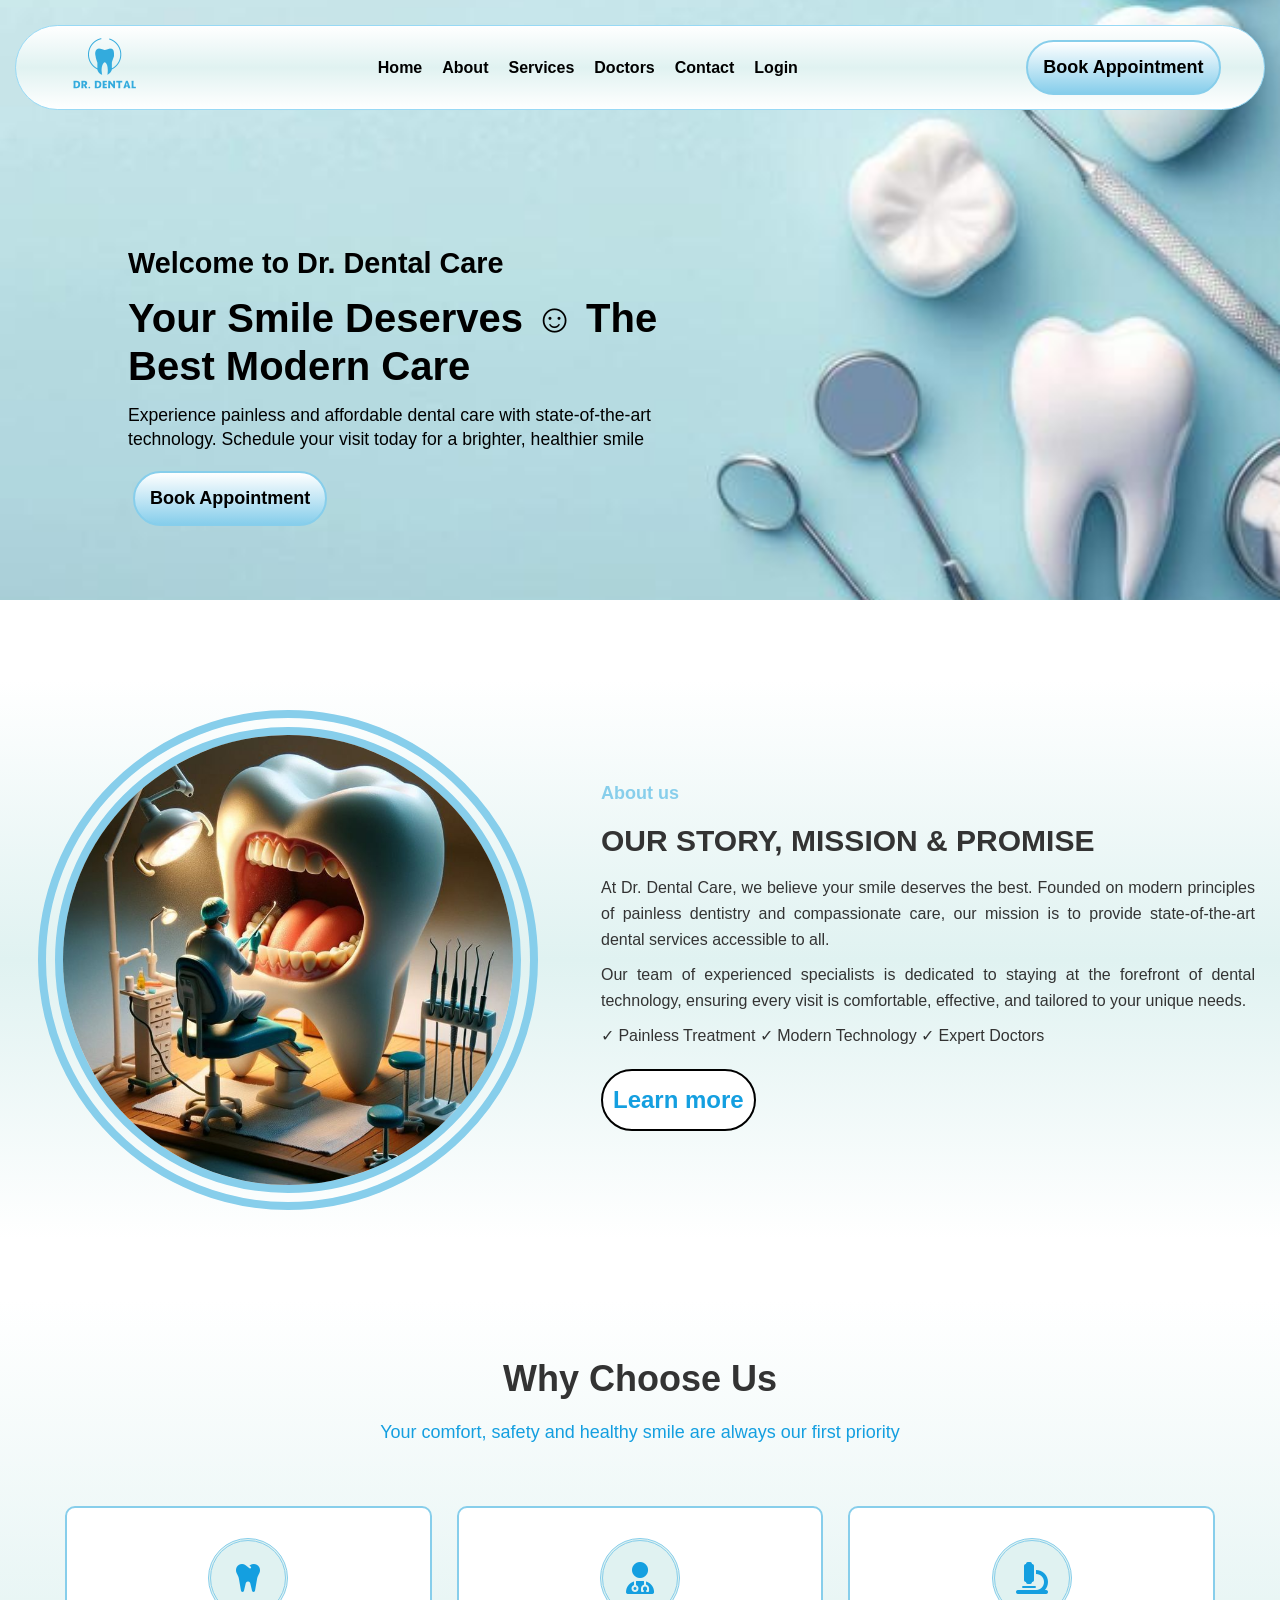
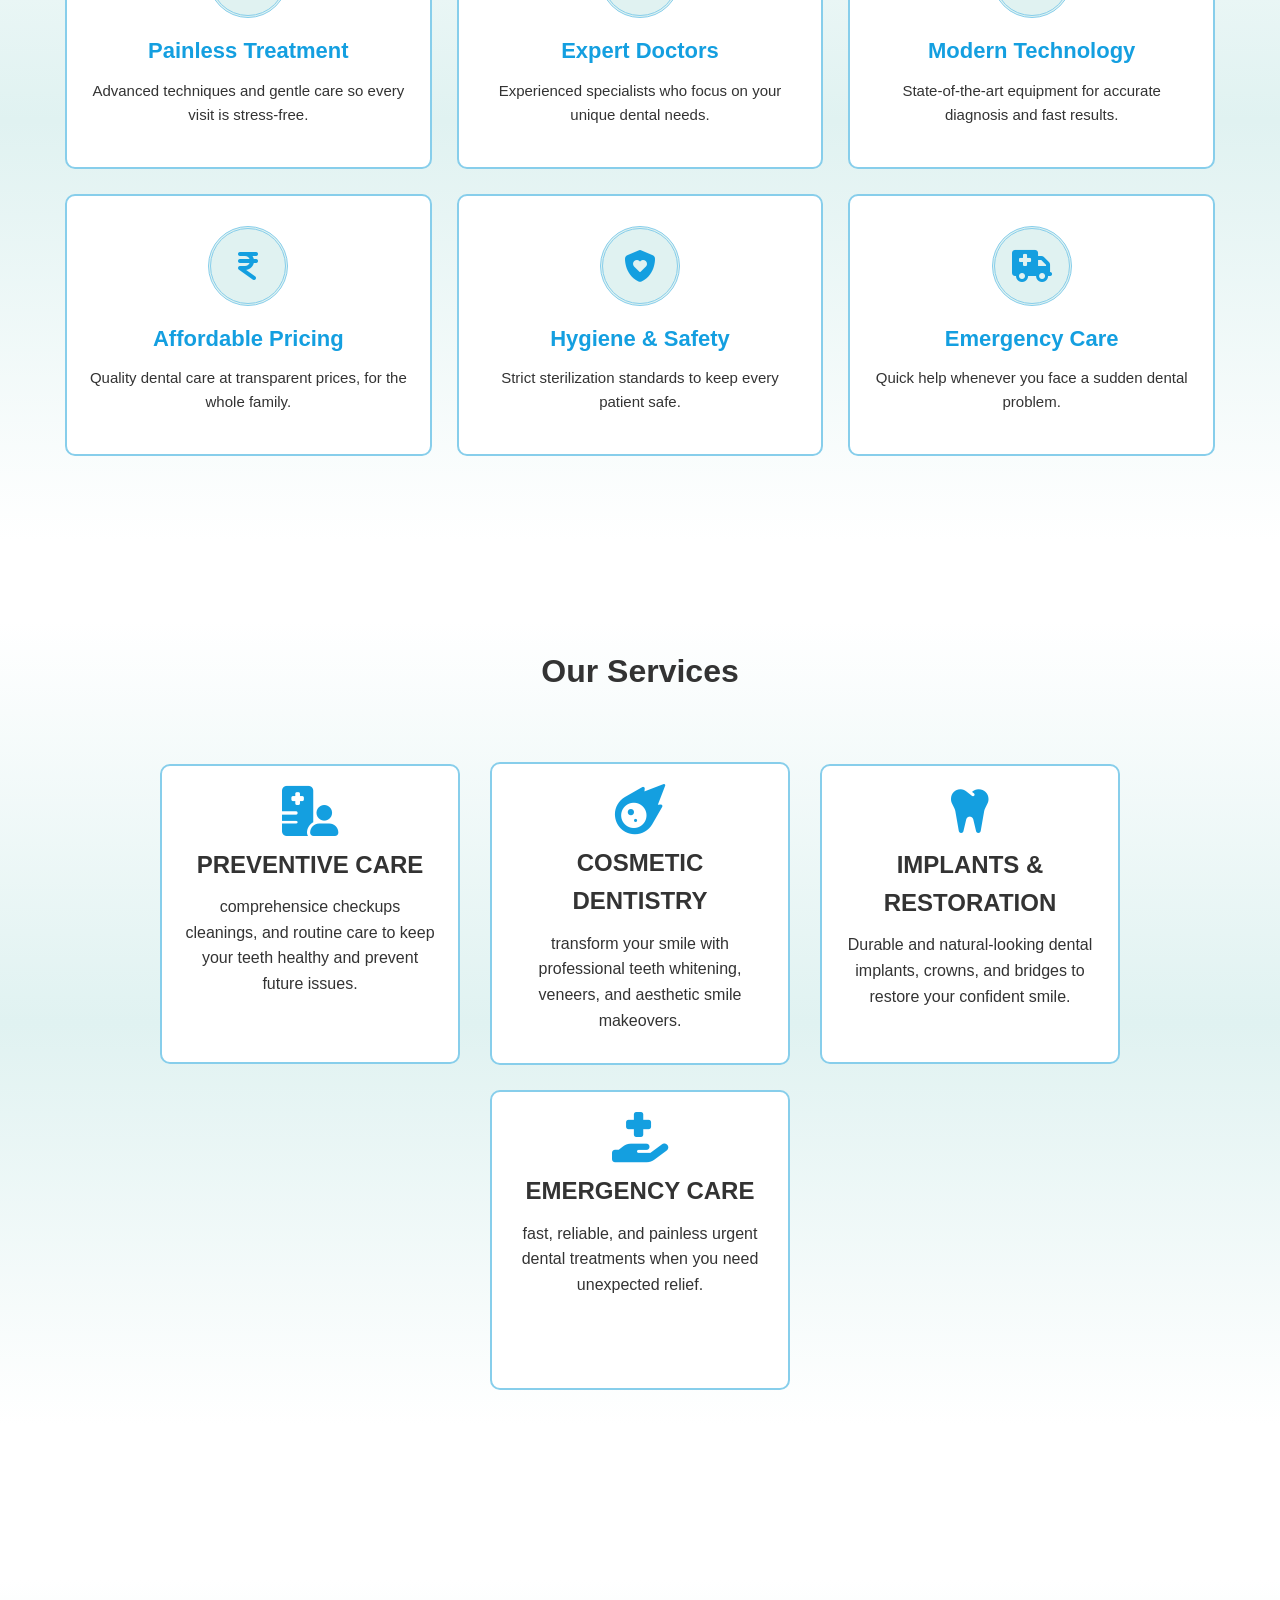
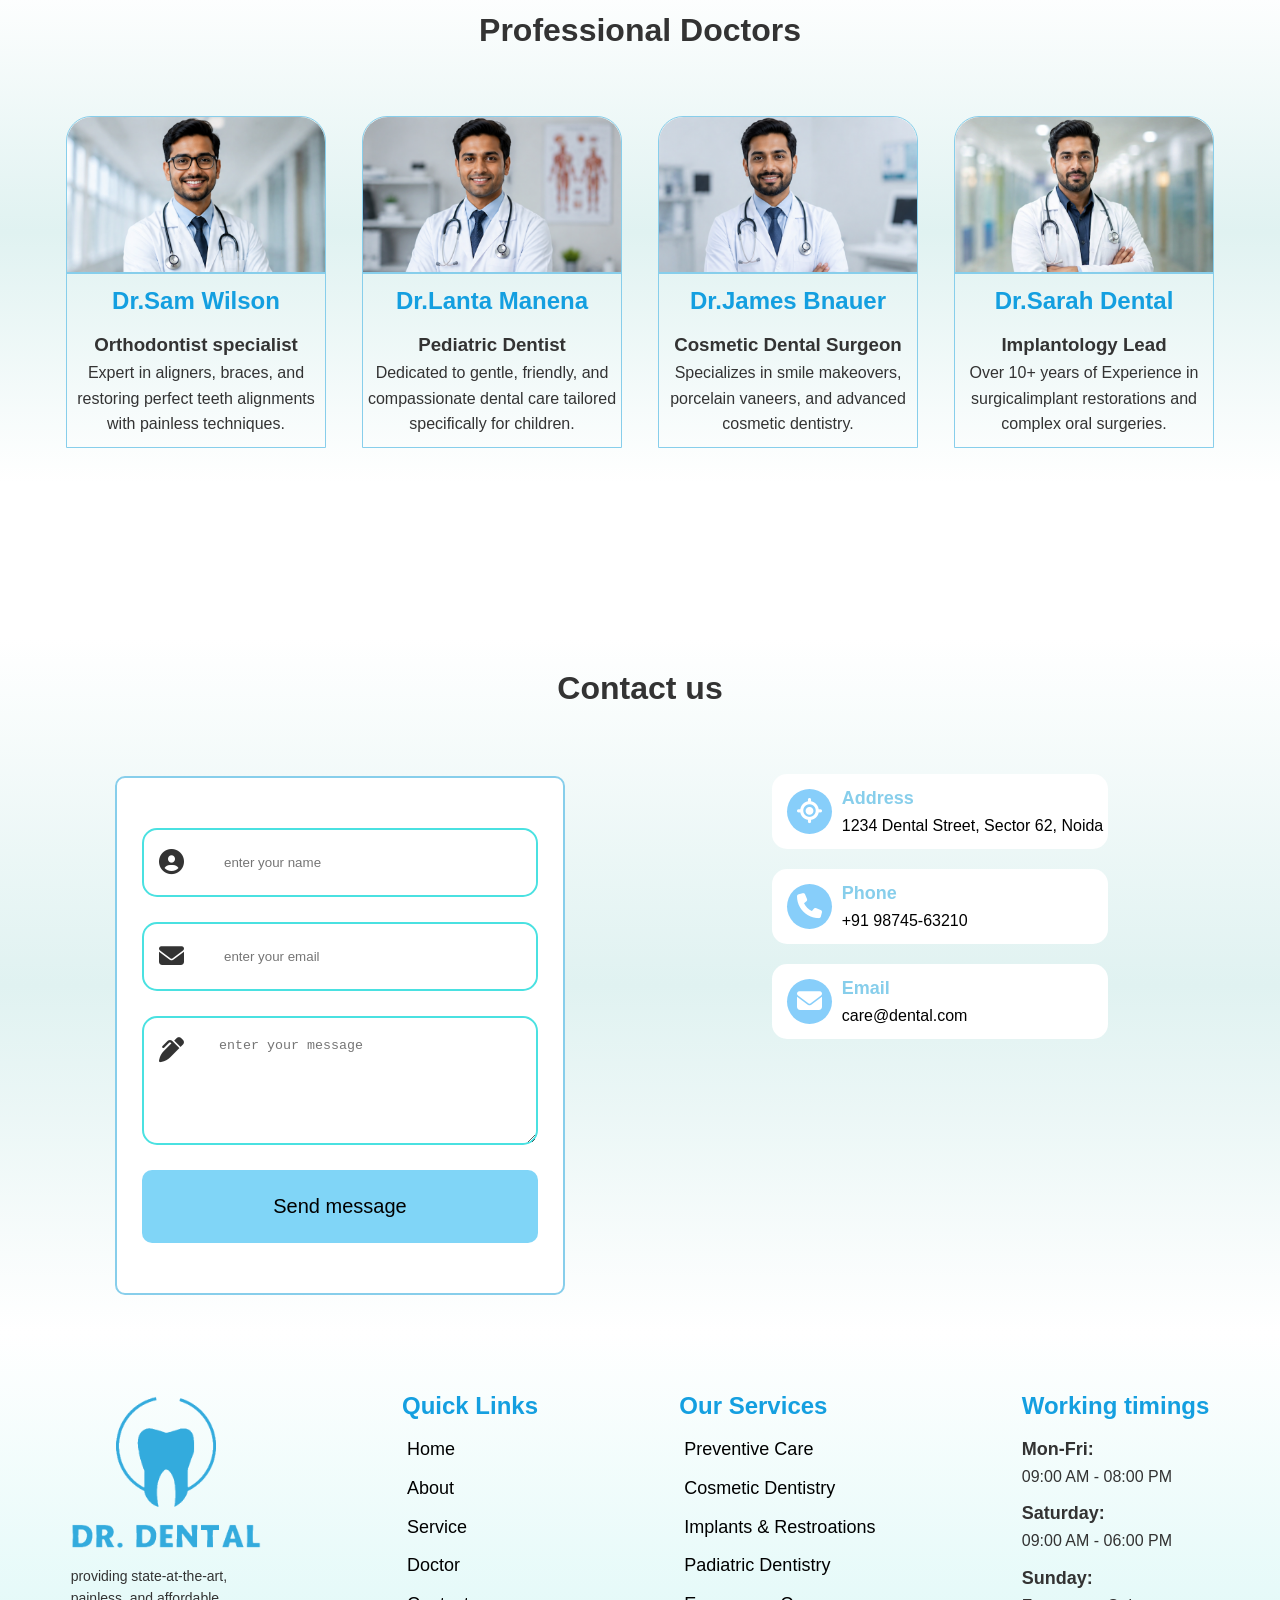
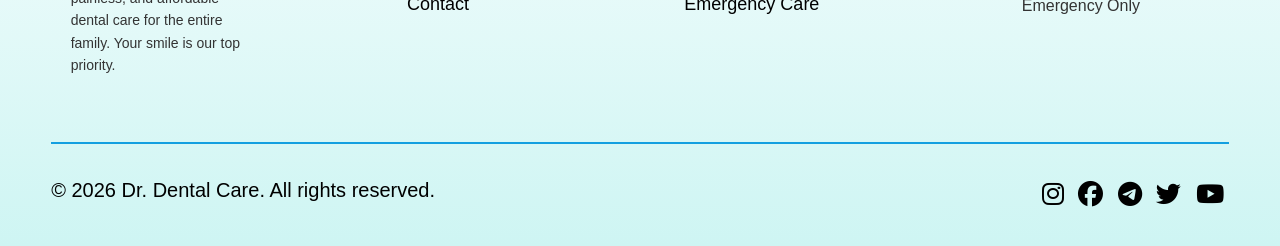
<file: index.html>
<!doctype html>
<html lang="en">
  <head>
    <meta charset="UTF-8" />
    <meta name="viewport" content="width=device-width, initial-scale=1.0" />
    <title>Dr.Dental</title>
    <link rel="icon" type="image/png" href="assets/img/title bar.png" />
    <link rel="stylesheet" href="style.css" />
    <link
      rel="stylesheet"
      href="https://cdnjs.cloudflare.com/ajax/libs/font-awesome/6.5.1/css/all.min.css"
    />
  </head>

  <body>
    <header>
      <div class="container">
        <nav class="navmenu">
          <div class="nav-logo">
            <img src="assets/img/main logo.png" alt="Dr.Dental" />
          </div>

          <input type="checkbox" id="menu-toggle" class="menu-toggle" />
          <label for="menu-toggle" class="hamburger" aria-label="Toggle menu">
            <span></span><span></span><span></span>
          </label>


          <ul class="menu-list">
            <li><a href="index.html">Home</a></li>
            <li><a href="about.html">About</a></li>
            <li><a href="services.html">Services</a></li>
            <li><a href="doctors.html">Doctors</a></li>
            <li><a href="contact.html">Contact</a></li>
            <li><a href="form.html">Login</a></li>
          </ul>

          <div class="booking-btn">
            <button>Book Appointment</button>
          </div>
        </nav>
      </div>
    </header>

    <main>
      <section class="Hero-section">
        <div class="container">
          <div class="hero-section">
            <div class="hero-img">
              <img src="assets/img/hero-section.jpg" alt="" />
            </div>

            <div class="hero-content">
              <h1>Welcome to Dr. Dental Care</h1>
              <h2>Your Smile Deserves ☺ The Best Modern Care</h2>
              <p>
                Experience painless and affordable dental care with
                state-of-the-art technology. Schedule your visit today for a
                brighter, healthier smile
              </p>
              <div class="booking-btn">
                <button>Book Appointment</button>
              </div>
            </div>
          </div>
        </div>
      </section>

      <section class="About-us-Section">
        <div class="container">
          <div class="about-us">
            <div class="about-image">
              <img src="assets/img/about image.jpg" alt="" />
            </div>

            <div class="about-content">
              <div class="about-heading">
                <h1>About us</h1>
              </div>
              <p class="p-1">OUR STORY, MISSION & PROMISE</p>
              <p class="p-2">
                At Dr. Dental Care, we believe your smile deserves the best.
                Founded on modern principles of painless dentistry and
                compassionate care, our mission is to provide state-of-the-art
                dental services accessible to all.
              </p>
              <p class="p-3">
                Our team of experienced specialists is dedicated to staying at
                the forefront of dental technology, ensuring every visit is
                comfortable, effective, and tailored to your unique needs.
              </p>
              <p class="p-4">
                ✓ Painless Treatment ✓ Modern Technology ✓ Expert Doctors
              </p>
              <a href="" class="learn-btn">Learn more</a>
            </div>
          </div>
        </div>
      </section>

      <section class="Why-choose-section">
        <div class="container">
          <div class="why-choose">
            <div class="why-heading">
              <h1>Why Choose Us</h1>
              <p class="why-subtitle">
                Your comfort, safety and healthy smile are always our first
                priority
              </p>
            </div>

            <div class="why-cards">
              <div class="why-card">
                <div class="why-icon"><i class="fa-solid fa-tooth"></i></div>
                <h2>Painless Treatment</h2>
                <p>
                  Advanced techniques and gentle care so every visit is
                  stress-free.
                </p>
              </div>

              <div class="why-card">
                <div class="why-icon">
                  <i class="fa-solid fa-user-doctor"></i>
                </div>
                <h2>Expert Doctors</h2>
                <p>
                  Experienced specialists who focus on your unique dental needs.
                </p>
              </div>

              <div class="why-card">
                <div class="why-icon">
                  <i class="fa-solid fa-microscope"></i>
                </div>
                <h2>Modern Technology</h2>
                <p>
                  State-of-the-art equipment for accurate diagnosis and fast
                  results.
                </p>
              </div>

              <div class="why-card">
                <div class="why-icon">
                  <i class="fa-solid fa-indian-rupee-sign"></i>
                </div>
                <h2>Affordable Pricing</h2>
                <p>
                  Quality dental care at transparent prices, for the whole
                  family.
                </p>
              </div>

              <div class="why-card">
                <div class="why-icon">
                  <i class="fa-solid fa-shield-heart"></i>
                </div>
                <h2>Hygiene & Safety</h2>
                <p>
                  Strict sterilization standards to keep every patient safe.
                </p>
              </div>

              <div class="why-card">
                <div class="why-icon">
                  <i class="fa-solid fa-truck-medical"></i>
                </div>
                <h2>Emergency Care</h2>
                <p>Quick help whenever you face a sudden dental problem.</p>
              </div>
            </div>
          </div>
        </div>
      </section>

      <section class="Service-section">
        <div class="container">
          <div class="service">
            <div class="service-heading">
              <h1>Our Services</h1>
            </div>

            <div class="service-feature">
              <div class="feature-box">
                <div class="box-1">
                  <i class="fa-solid fa-hospital-user"></i>
                  <h2>PREVENTIVE CARE</h2>
                  <p>
                    comprehensice checkups cleanings, and routine care to keep
                    your teeth healthy and prevent future issues.
                  </p>
                </div>

                <div class="box-1">
                  <i class="fa-solid fa-meteor"></i>
                  <h2>COSMETIC DENTISTRY</h2>
                  <p>
                    transform your smile with professional teeth whitening,
                    veneers, and aesthetic smile makeovers.
                  </p>
                </div>

                <div class="box-1">
                  <i class="fa-solid fa-tooth"></i>
                  <h2>IMPLANTS & RESTORATION</h2>
                  <p>
                    Durable and natural-looking dental implants, crowns, and
                    bridges to restore your confident smile.
                  </p>
                </div>

                <div class="box-1">
                  <i class="fa-solid fa-hand-holding-medical"></i>
                  <h2>EMERGENCY CARE</h2>
                  <p>
                    fast, reliable, and painless urgent dental treatments when
                    you need unexpected relief.
                  </p>
                </div>
              </div>
            </div>
          </div>
        </div>
      </section>

      <section class="Doctor-section">
        <div class="container">
          <div class="doctor">
            <div class="doctor-heading">
              <h1>Professional Doctors</h1>
            </div>

            <div class="doctor-detail">
              <div class="doctor-doc">
                <div class="doc-1">
                  <div class="doc-img">
                    <img src="assets/img/doctor-1.png" alt="" />
                  </div>
                  <h2>Dr.Sam Wilson</h2>
                  <h3>Orthodontist specialist</h3>
                  <p>
                    Expert in aligners, braces, and restoring perfect teeth
                    alignments with painless techniques.
                  </p>
                </div>

                <div class="doc-2">
                  <div class="doc-img">
                    <img src="assets/img/doctor-2.png" alt="" />
                  </div>
                  <h2>Dr.Lanta Manena</h2>
                  <h3>Pediatric Dentist</h3>
                  <p>
                    Dedicated to gentle, friendly, and compassionate dental care
                    tailored specifically for children.
                  </p>
                </div>

                <div class="doc-3">
                  <div class="doc-img">
                    <img src="assets/img/doctor-3.png" alt="" />
                  </div>
                  <h2>Dr.James Bnauer</h2>
                  <h3>Cosmetic Dental Surgeon</h3>
                  <p>
                    Specializes in smile makeovers, porcelain vaneers, and
                    advanced cosmetic dentistry.
                  </p>
                </div>

                <div class="doc-4">
                  <div class="doc-img">
                    <img src="assets/img/doctor-4.png" alt="" />
                  </div>
                  <h2>Dr.Sarah Dental</h2>
                  <h3>Implantology Lead</h3>
                  <p>
                    Over 10+ years of Experience in surgicalimplant restorations
                    and complex oral surgeries.
                  </p>
                </div>
              </div>
            </div>
          </div>
        </div>
      </section>

      <section class="Contact-us-section">
        <div class="container">
          <div class="contact-us">
            <div class="contact-heading">
              <h1>Contact us</h1>
            </div>
            <div class="form-and-info">
              <div class="contact-form">
                <div class="form">
                  <div class="icon-input">
                    <i class="fa-solid fa-circle-user"></i>
                    <input
                      type="text"
                      name="username"
                      id="name"
                      placeholder="enter your name"
                    />
                  </div>

                  <div class="icon-input">
                    <i class="fa-solid fa-envelope"></i>
                    <input
                      type="email"
                      name="email"
                      id="email"
                      placeholder="enter your email"
                    />
                  </div>

                  <div class="icon-input">
                    <i class="fa-solid fa-pen-clip"></i>
                    <textarea
                      name="ender your message"
                      id="textarea"
                      placeholder="enter your message"
                    ></textarea>
                  </div>

                  <div class="message-btn">
                    <button>Send message</button>
                  </div>
                </div>
              </div>
              <div class="more-info">
                <div class="info">
                  <div class="info-item">
                    <div class="info-icon">
                      <i class="fa-solid fa-location"></i>
                    </div>
                    <div class="info-heading">
                      <h5>Address</h5>
                      <p>1234 Dental Street, Sector 62, Noida</p>
                    </div>
                  </div>

                  <div class="info-item">
                    <div class="info-icon">
                      <i class="fa-solid fa-phone"></i>
                    </div>
                    <div class="info-heading">
                      <h5>Phone</h5>
                      <p>+91 98745-63210</p>
                    </div>
                  </div>

                  <div class="info-item">
                    <div class="info-icon">
                      <i class="fa-solid fa-envelope"></i>
                    </div>
                    <div class="info-heading">
                      <h5>Email</h5>
                      <p>care@dental.com</p>
                    </div>
                  </div>

                  <div class="map-container">
                    <iframe
                      src="https://www.google.com/maps/embed?pb=!1m18!1m12!1m3!1d5885.049662404006!2d77.29874410104047!3d28.58004659097259!2m3!1f0!2f0!3f0!3m2!1i1024!2i768!4f13.1!3m3!1m2!1s0x390ce567d2f17f07%3A0xd7cec5c9f45846bd!2sAmitabh%20Park!5e1!3m2!1sen!2sin!4v1786651962129!5m2!1sen!2sin"
                      width="500"
                      height="250"
                      style="border: 0"
                      allowfullscreen=""
                      loading="lazy"
                      referrerpolicy="strict-origin-when-cross-origin"
                    ></iframe>
                  </div>
                </div>
              </div>
            </div>
          </div>
        </div>
      </section>
    </main>

    <footer>
      <div class="container">
        <div class="footer-area">
          <div class="footer-content">
            <div class="div-one">
              <div class="footer-logo">
                <img src="assets/img/footer-logo.png" alt="" />
                <div class="paragrap">
                  <p>
                    providing state-at-the-art, painless, and affordable dental
                    care for the entire family. Your smile is our top priority.
                  </p>
                </div>
              </div>
            </div>

            <div class="div-two">
              <div class="footer-links">
                <h2>Quick Links</h2>

                <ul class="links">
                  <li><a href="index.html">Home</a></li>
                  <li><a href="about.html">About</a></li>
                  <li><a href="services.html">Service</a></li>
                  <li><a href="doctors.html">Doctor</a></li>
                  <li><a href="contact.html">Contact</a></li>
                </ul>
              </div>
            </div>

            <div class="div-three">
              <div class="footer-services">
                <h2>Our Services</h2>

                <ul class="services">
                  <li><a href="services.html">Preventive Care</a></li>
                  <li><a href="services.html">Cosmetic Dentistry</a></li>
                  <li><a href="services.html">Implants & Restroations</a></li>
                  <li><a href="services.html">Padiatric Dentistry</a></li>
                  <li><a href="services.html">Emergency Care</a></li>
                </ul>
              </div>
            </div>

            <div class="div-four">
              <div class="footer-Timings">
                <h2>Working timings</h2>

                <div class="timings">
                  <div class="time">
                    <h5>Mon-Fri:</h5>
                    <p>09:00 AM - 08:00 PM</p>
                  </div>
                  <div class="time">
                    <h5>Saturday:</h5>
                    <p>09:00 AM - 06:00 PM</p>
                  </div>
                  <div class="time">
                    <h5>Sunday:</h5>
                    <p>Emergency Only</p>
                  </div>
                </div>
              </div>
            </div>
          </div>

          <hr class="footer-divider" />

          <div class="footer-container">
            <div class="icon-container">
              <p>© 2026 Dr. Dental Care. All rights reserved.</p>

              <div class="social-media">
                <a href="https://www.instagram.com" target="_blank"
                  ><i class="fa-brands fa-instagram"></i
                ></a>
                <a href="https://www.facebook.com" target="_blank"
                  ><i class="fa-brands fa-facebook"></i
                ></a>
                <a href="https://web.telegram.org" target="_blank"
                  ><i class="fa-brands fa-telegram"></i
                ></a>
                <a href="https://www.twitter.com" target="_blank"
                  ><i class="fa-brands fa-twitter"></i
                ></a>
                <a href="https://www.youtube.com" target="_blank"
                  ><i class="fa-brands fa-youtube"></i
                ></a>
              </div>
            </div>
          </div>
        </div>
      </div>
    </footer>
  </body>
</html>
</file>
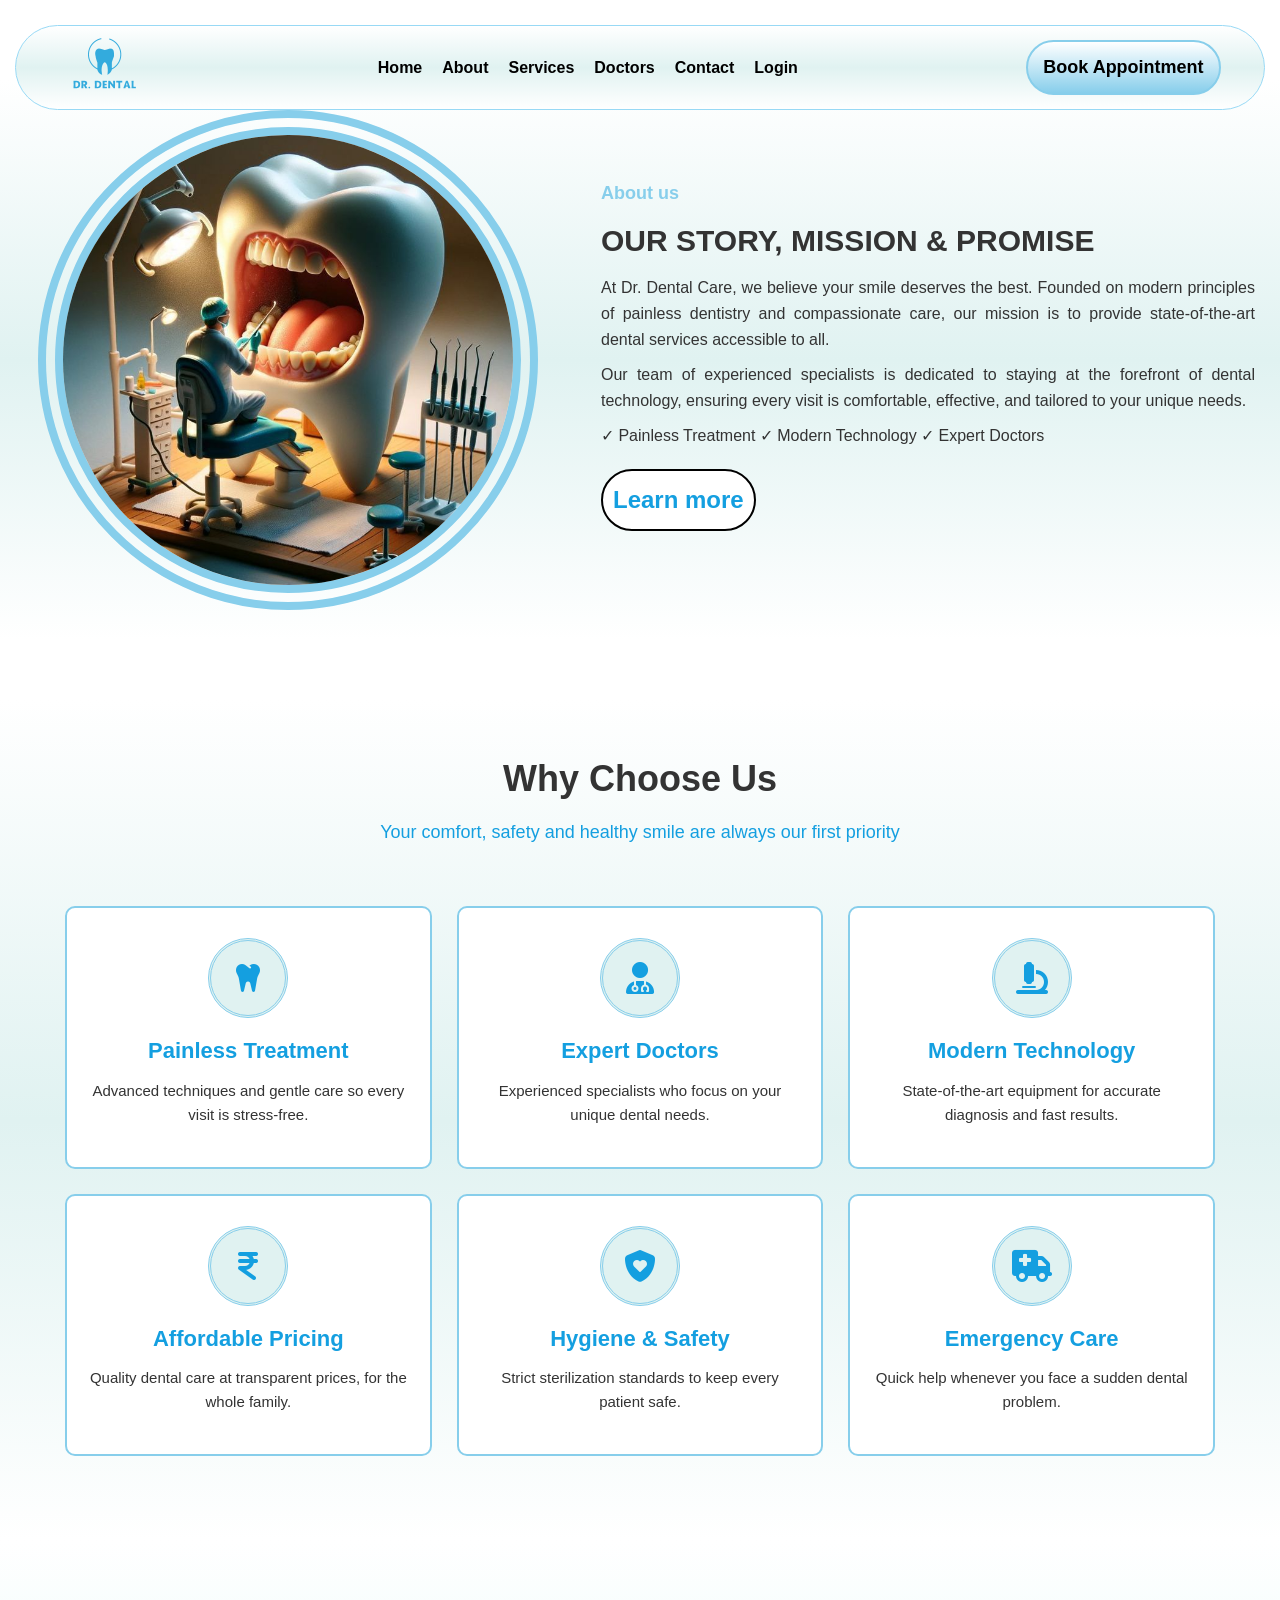
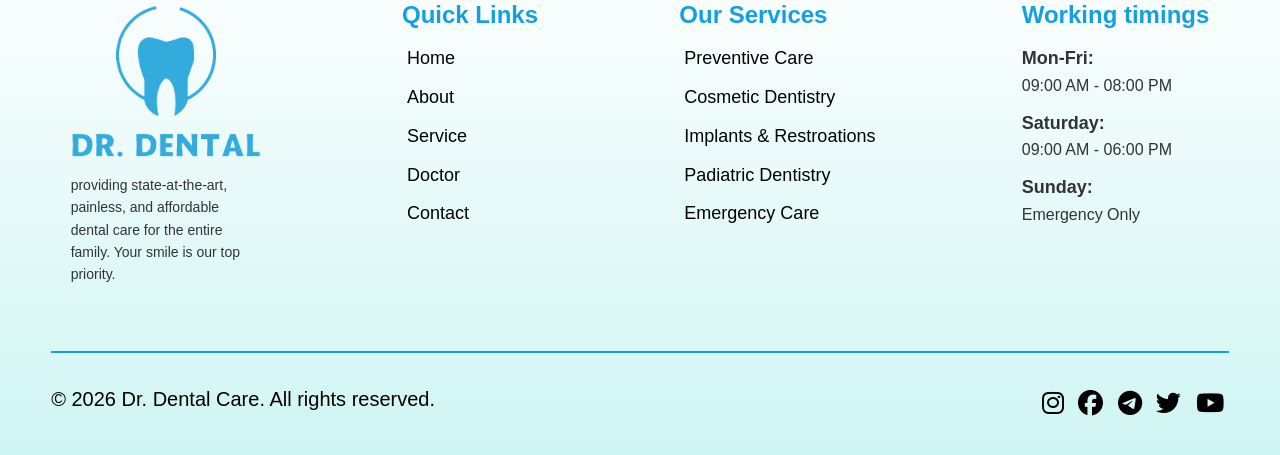
<file: about.html>
<!doctype html>
<html lang="en">
  <head>
    <meta charset="UTF-8" />
    <meta name="viewport" content="width=device-width, initial-scale=1.0" />
    <title>Dr.Dental</title>
    <link rel="stylesheet" href="style.css" />
    <link
      rel="stylesheet"
      href="https://cdnjs.cloudflare.com/ajax/libs/font-awesome/6.5.1/css/all.min.css"
    />
  </head>

  <body>
    <header>
      <div class="container">
        <nav class="navmenu">
          <div class="nav-logo">
            <img src="assets/img/main logo.png" alt="Dr.Dental" />
          </div>

          <input type="checkbox" id="menu-toggle" class="menu-toggle" />
          <label for="menu-toggle" class="hamburger" aria-label="Toggle menu">
            <span></span><span></span><span></span>
          </label>


          <ul class="menu-list">
            <li><a href="index.html">Home</a></li>
            <li><a href="about.html">About</a></li>
            <li><a href="services.html">Services</a></li>
            <li><a href="doctors.html">Doctors</a></li>
            <li><a href="contact.html">Contact</a></li>
            <li><a href="form.html">Login</a></li>
          </ul>

          <div class="booking-btn">
            <button>Book Appointment</button>
          </div>
        </nav>
      </div>
    </header>

    <main>
      <section class="About-us-Section">
        <div class="container">
          <div class="about-us">
            <div class="about-image">
              <img src="assets/img/about image.jpg" alt="" />
            </div>

            <div class="about-content">
              <div class="about-heading">
                <h1>About us</h1>
              </div>
              <p class="p-1">OUR STORY, MISSION & PROMISE</p>
              <p class="p-2">
                At Dr. Dental Care, we believe your smile deserves the best.
                Founded on modern principles of painless dentistry and
                compassionate care, our mission is to provide state-of-the-art
                dental services accessible to all.
              </p>
              <p class="p-3">
                Our team of experienced specialists is dedicated to staying at
                the forefront of dental technology, ensuring every visit is
                comfortable, effective, and tailored to your unique needs.
              </p>
              <p class="p-4">
                ✓ Painless Treatment ✓ Modern Technology ✓ Expert Doctors
              </p>
              <a href="" class="learn-btn">Learn more</a>
            </div>
          </div>
        </div>
      </section>

      <section class="Why-choose-section">
        <div class="container">
          <div class="why-choose">
            <div class="why-heading">
              <h1>Why Choose Us</h1>
              <p class="why-subtitle">
                Your comfort, safety and healthy smile are always our first
                priority
              </p>
            </div>

            <div class="why-cards">
              <div class="why-card">
                <div class="why-icon"><i class="fa-solid fa-tooth"></i></div>
                <h2>Painless Treatment</h2>
                <p>
                  Advanced techniques and gentle care so every visit is
                  stress-free.
                </p>
              </div>

              <div class="why-card">
                <div class="why-icon">
                  <i class="fa-solid fa-user-doctor"></i>
                </div>
                <h2>Expert Doctors</h2>
                <p>
                  Experienced specialists who focus on your unique dental needs.
                </p>
              </div>

              <div class="why-card">
                <div class="why-icon">
                  <i class="fa-solid fa-microscope"></i>
                </div>
                <h2>Modern Technology</h2>
                <p>
                  State-of-the-art equipment for accurate diagnosis and fast
                  results.
                </p>
              </div>

              <div class="why-card">
                <div class="why-icon">
                  <i class="fa-solid fa-indian-rupee-sign"></i>
                </div>
                <h2>Affordable Pricing</h2>
                <p>
                  Quality dental care at transparent prices, for the whole
                  family.
                </p>
              </div>

              <div class="why-card">
                <div class="why-icon">
                  <i class="fa-solid fa-shield-heart"></i>
                </div>
                <h2>Hygiene & Safety</h2>
                <p>
                  Strict sterilization standards to keep every patient safe.
                </p>
              </div>

              <div class="why-card">
                <div class="why-icon">
                  <i class="fa-solid fa-truck-medical"></i>
                </div>
                <h2>Emergency Care</h2>
                <p>Quick help whenever you face a sudden dental problem.</p>
              </div>
            </div>
          </div>
        </div>
      </section>
    </main>

    <footer>
      <div class="container">
        <div class="footer-area">
          <div class="footer-content">
            <div class="div-one">
              <div class="footer-logo">
                <img src="assets/img/footer-logo.png" alt="" />
                <div class="paragrap">
                  <p>
                    providing state-at-the-art, painless, and affordable dental
                    care for the entire family. Your smile is our top priority.
                  </p>
                </div>
              </div>
            </div>

            <div class="div-two">
              <div class="footer-links">
                <h2>Quick Links</h2>

                <ul class="links">
                  <li><a href="index.html">Home</a></li>
                  <li><a href="about.html">About</a></li>
                  <li><a href="services.html">Service</a></li>
                  <li><a href="doctors.html">Doctor</a></li>
                  <li><a href="contact.html">Contact</a></li>
                </ul>
              </div>
            </div>

            <div class="div-three">
              <div class="footer-services">
                <h2>Our Services</h2>

                <ul class="services">
                  <li><a href="services.html">Preventive Care</a></li>
                  <li><a href="services.html">Cosmetic Dentistry</a></li>
                  <li><a href="services.html">Implants & Restroations</a></li>
                  <li><a href="services.html">Padiatric Dentistry</a></li>
                  <li><a href="services.html">Emergency Care</a></li>
                </ul>
              </div>
            </div>

            <div class="div-four">
              <div class="footer-Timings">
                <h2>Working timings</h2>

                <div class="timings">
                  <div class="time">
                    <h5>Mon-Fri:</h5>
                    <p>09:00 AM - 08:00 PM</p>
                  </div>
                  <div class="time">
                    <h5>Saturday:</h5>
                    <p>09:00 AM - 06:00 PM</p>
                  </div>
                  <div class="time">
                    <h5>Sunday:</h5>
                    <p>Emergency Only</p>
                  </div>
                </div>
              </div>
            </div>
          </div>

          <hr class="footer-divider" />

          <div class="footer-container">
            <div class="icon-container">
              <p>© 2026 Dr. Dental Care. All rights reserved.</p>

              <div class="social-media">
                <a href="https://www.instagram.com" target="_blank"
                  ><i class="fa-brands fa-instagram"></i
                ></a>
                <a href="https://www.facebook.com" target="_blank"
                  ><i class="fa-brands fa-facebook"></i
                ></a>
                <a href="https://web.telegram.org" target="_blank"
                  ><i class="fa-brands fa-telegram"></i
                ></a>
                <a href="https://www.twitter.com" target="_blank"
                  ><i class="fa-brands fa-twitter"></i
                ></a>
                <a href="https://www.youtube.com" target="_blank"
                  ><i class="fa-brands fa-youtube"></i
                ></a>
              </div>
            </div>
          </div>
        </div>
      </div>
    </footer>
  </body>
</html>
</file>
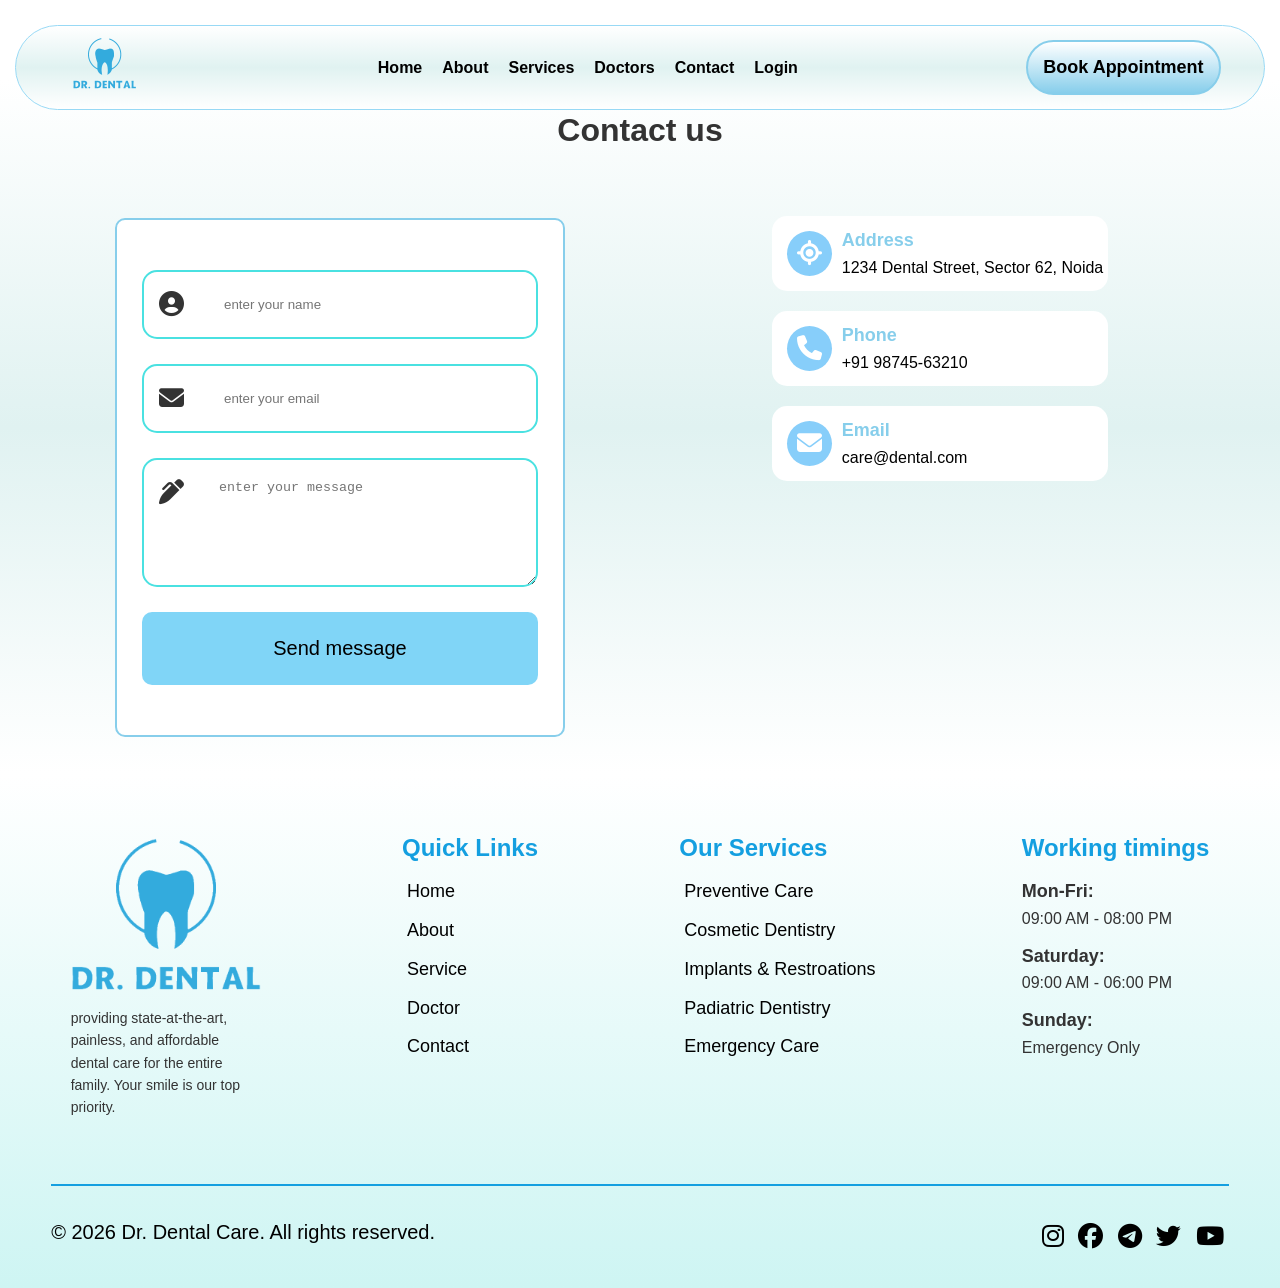
<file: contact.html>
<!doctype html>
<html lang="en">
  <head>
    <meta charset="UTF-8" />
    <meta name="viewport" content="width=device-width, initial-scale=1.0" />
    <title>Dr.Dental</title>
    <link rel="stylesheet" href="style.css" />
    <link
      rel="stylesheet"
      href="https://cdnjs.cloudflare.com/ajax/libs/font-awesome/6.5.1/css/all.min.css"
    />
  </head>

  <body>
    <header>
      <div class="container">
        <nav class="navmenu">
          <div class="nav-logo">
            <img src="assets/img/main logo.png" alt="Dr.Dental" />
          </div>

          <input type="checkbox" id="menu-toggle" class="menu-toggle" />
          <label for="menu-toggle" class="hamburger" aria-label="Toggle menu">
            <span></span><span></span><span></span>
          </label>


          <ul class="menu-list">
            <li><a href="index.html">Home</a></li>
            <li><a href="about.html">About</a></li>
            <li><a href="services.html">Services</a></li>
            <li><a href="doctors.html">Doctors</a></li>
            <li><a href="contact.html">Contact</a></li>
            <li><a href="form.html">Login</a></li>
          </ul>

          <div class="booking-btn">
            <button>Book Appointment</button>
          </div>
        </nav>
      </div>
    </header>

    <main>
      <section class="Contact-us-section">
        <div class="container">
          <div class="contact-us">
            <div class="contact-heading">
              <h1>Contact us</h1>
            </div>
            <div class="form-and-info">
              <div class="contact-form">
                <div class="form">
                  <div class="icon-input">
                    <i class="fa-solid fa-circle-user"></i>
                    <input
                      type="text"
                      name="username"
                      id="name"
                      placeholder="enter your name"
                    />
                  </div>

                  <div class="icon-input">
                    <i class="fa-solid fa-envelope"></i>
                    <input
                      type="email"
                      name="email"
                      id="email"
                      placeholder="enter your email"
                    />
                  </div>

                  <div class="icon-input">
                    <i class="fa-solid fa-pen-clip"></i>
                    <textarea
                      name="ender your message"
                      id="textarea"
                      placeholder="enter your message"
                    ></textarea>
                  </div>

                  <div class="message-btn">
                    <button>Send message</button>
                  </div>
                </div>
              </div>
              <div class="more-info">
                <div class="info">
                  <div class="info-item">
                    <div class="info-icon">
                      <i class="fa-solid fa-location"></i>
                    </div>
                    <div class="info-heading">
                      <h5>Address</h5>
                      <p>1234 Dental Street, Sector 62, Noida</p>
                    </div>
                  </div>

                  <div class="info-item">
                    <div class="info-icon">
                      <i class="fa-solid fa-phone"></i>
                    </div>
                    <div class="info-heading">
                      <h5>Phone</h5>
                      <p>+91 98745-63210</p>
                    </div>
                  </div>

                  <div class="info-item">
                    <div class="info-icon">
                      <i class="fa-solid fa-envelope"></i>
                    </div>
                    <div class="info-heading">
                      <h5>Email</h5>
                      <p>care@dental.com</p>
                    </div>
                  </div>

                  <div class="map-container">
                    <iframe
                      src="https://www.google.com/maps/embed?pb=!1m18!1m12!1m3!1d5885.049662404006!2d77.29874410104047!3d28.58004659097259!2m3!1f0!2f0!3f0!3m2!1i1024!2i768!4f13.1!3m3!1m2!1s0x390ce567d2f17f07%3A0xd7cec5c9f45846bd!2sAmitabh%20Park!5e1!3m2!1sen!2sin!4v1786651962129!5m2!1sen!2sin"
                      width="500"
                      height="250"
                      style="border: 0"
                      allowfullscreen=""
                      loading="lazy"
                      referrerpolicy="strict-origin-when-cross-origin"
                    ></iframe>
                  </div>
                </div>
              </div>
            </div>
          </div>
        </div>
      </section>
    </main>

    <footer>
      <div class="container">
        <div class="footer-area">
          <div class="footer-content">
            <div class="div-one">
              <div class="footer-logo">
                <img src="assets/img/footer-logo.png" alt="" />
                <div class="paragrap">
                  <p>
                    providing state-at-the-art, painless, and affordable dental
                    care for the entire family. Your smile is our top priority.
                  </p>
                </div>
              </div>
            </div>

            <div class="div-two">
              <div class="footer-links">
                <h2>Quick Links</h2>

                <ul class="links">
                  <li><a href="index.html">Home</a></li>
                  <li><a href="about.html">About</a></li>
                  <li><a href="services.html">Service</a></li>
                  <li><a href="doctors.html">Doctor</a></li>
                  <li><a href="contact.html">Contact</a></li>
                </ul>
              </div>
            </div>

            <div class="div-three">
              <div class="footer-services">
                <h2>Our Services</h2>

                <ul class="services">
                  <li><a href="services.html">Preventive Care</a></li>
                  <li><a href="services.html">Cosmetic Dentistry</a></li>
                  <li><a href="services.html">Implants & Restroations</a></li>
                  <li><a href="services.html">Padiatric Dentistry</a></li>
                  <li><a href="services.html">Emergency Care</a></li>
                </ul>
              </div>
            </div>

            <div class="div-four">
              <div class="footer-Timings">
                <h2>Working timings</h2>

                <div class="timings">
                  <div class="time">
                    <h5>Mon-Fri:</h5>
                    <p>09:00 AM - 08:00 PM</p>
                  </div>
                  <div class="time">
                    <h5>Saturday:</h5>
                    <p>09:00 AM - 06:00 PM</p>
                  </div>
                  <div class="time">
                    <h5>Sunday:</h5>
                    <p>Emergency Only</p>
                  </div>
                </div>
              </div>
            </div>
          </div>

          <hr class="footer-divider" />

          <div class="footer-container">
            <div class="icon-container">
              <p>© 2026 Dr. Dental Care. All rights reserved.</p>

              <div class="social-media">
                <a href="https://www.instagram.com" target="_blank"><i class="fa-brands fa-instagram"></i></a>
                <a href="https://www.facebook.com" target="_blank"><i class="fa-brands fa-facebook"></i></a>
                <a href="https://web.telegram.org" target="_blank"><i class="fa-brands fa-telegram"></i></a>
                <a href="https://www.twitter.com" target="_blank"><i class="fa-brands fa-twitter"></i></a>
                <a href="https://www.youtube.com" target="_blank"><i class="fa-brands fa-youtube"></i></a>
              </div>
            </div>
          </div>
        </div>
      </div>
    </footer>
  </body>
</html>
</file>
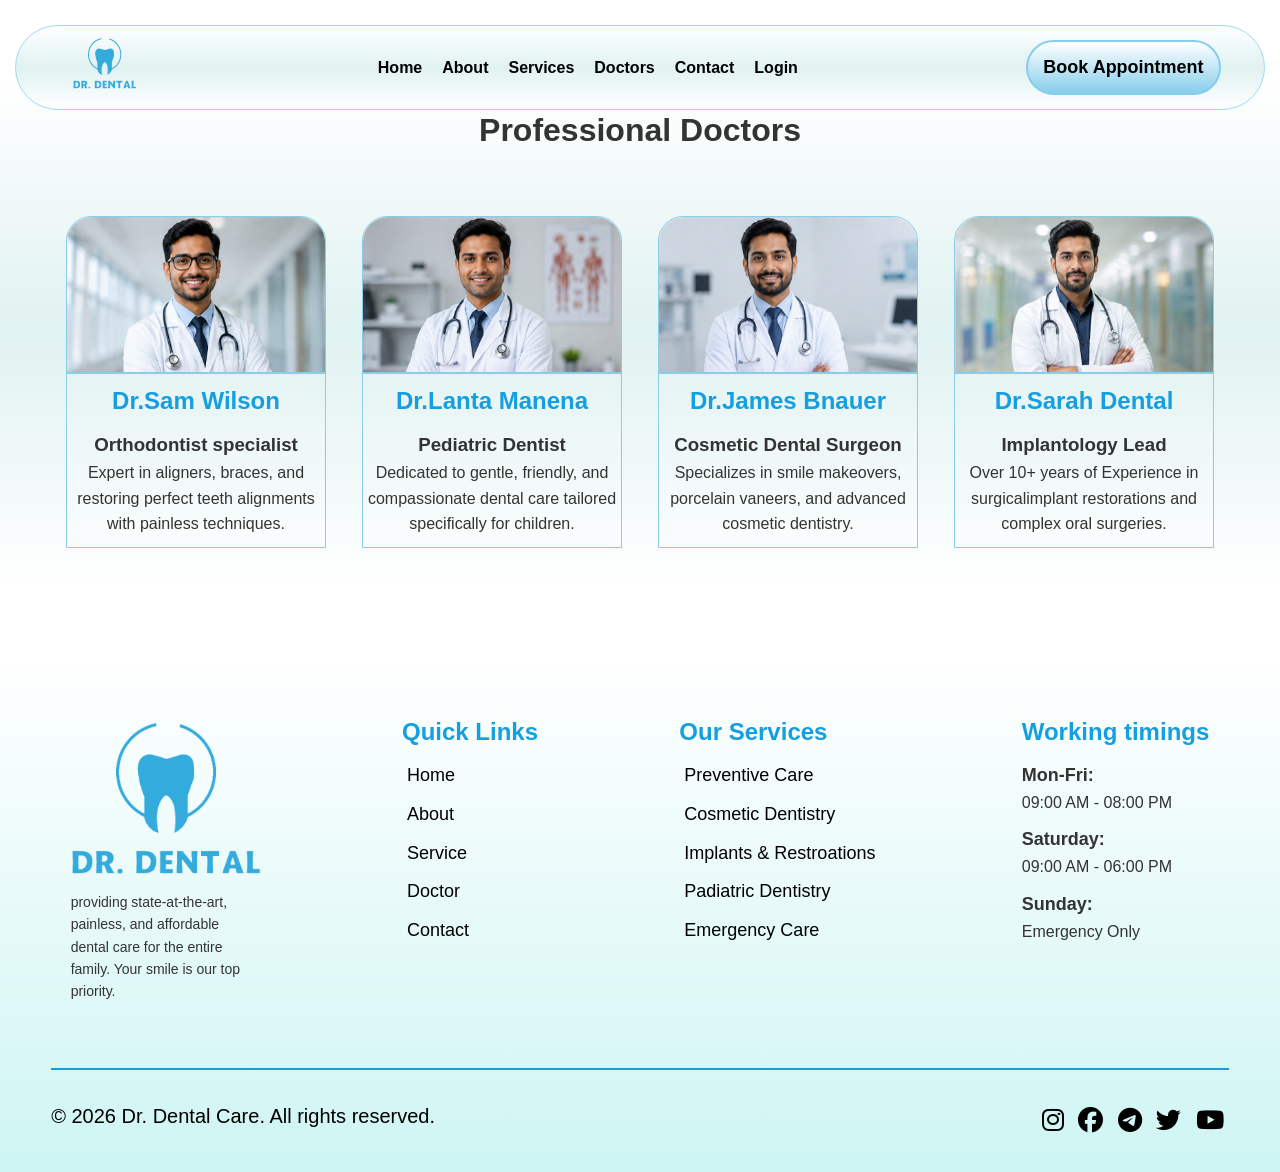
<file: doctors.html>
<!doctype html>
<html lang="en">
  <head>
    <meta charset="UTF-8" />
    <meta name="viewport" content="width=device-width, initial-scale=1.0" />
    <title>Dr.Dental</title>
    <link rel="stylesheet" href="style.css" />
    <link
      rel="stylesheet"
      href="https://cdnjs.cloudflare.com/ajax/libs/font-awesome/6.5.1/css/all.min.css"
    />
  </head>

  <body>
    <header>
      <div class="container">
        <nav class="navmenu">
          <div class="nav-logo">
            <img src="assets/img/main logo.png" alt="Dr.Dental" />
          </div>

          <input type="checkbox" id="menu-toggle" class="menu-toggle" />
          <label for="menu-toggle" class="hamburger" aria-label="Toggle menu">
            <span></span><span></span><span></span>
          </label>


          <ul class="menu-list">
            <li><a href="index.html">Home</a></li>
            <li><a href="about.html">About</a></li>
            <li><a href="services.html">Services</a></li>
            <li><a href="doctors.html">Doctors</a></li>
            <li><a href="contact.html">Contact</a></li>
            <li><a href="form.html">Login</a></li>
          </ul>

          <div class="booking-btn">
            <button>Book Appointment</button>
          </div>
        </nav>
      </div>
    </header>

    <main>
      <section class="Doctor-section">
        <div class="container">
          <div class="doctor">
            <div class="doctor-heading">
              <h1>Professional Doctors</h1>
            </div>

            <div class="doctor-detail">
              <div class="doctor-doc">
                <div class="doc-1">
                  <div class="doc-img">
                    <img src="assets/img/doctor-1.png" alt="" />
                  </div>
                  <h2>Dr.Sam Wilson</h2>
                  <h3>Orthodontist specialist</h3>
                  <p>
                    Expert in aligners, braces, and restoring perfect teeth
                    alignments with painless techniques.
                  </p>
                </div>

                <div class="doc-2">
                  <div class="doc-img">
                    <img src="assets/img/doctor-2.png" alt="" />
                  </div>
                  <h2>Dr.Lanta Manena</h2>
                  <h3>Pediatric Dentist</h3>
                  <p>
                    Dedicated to gentle, friendly, and compassionate dental care
                    tailored specifically for children.
                  </p>
                </div>

                <div class="doc-3">
                  <div class="doc-img">
                    <img src="assets/img/doctor-3.png" alt="" />
                  </div>
                  <h2>Dr.James Bnauer</h2>
                  <h3>Cosmetic Dental Surgeon</h3>
                  <p>
                    Specializes in smile makeovers, porcelain vaneers, and
                    advanced cosmetic dentistry.
                  </p>
                </div>

                <div class="doc-4">
                  <div class="doc-img">
                    <img src="assets/img/doctor-4.png" alt="" />
                  </div>
                  <h2>Dr.Sarah Dental</h2>
                  <h3>Implantology Lead</h3>
                  <p>
                    Over 10+ years of Experience in surgicalimplant restorations
                    and complex oral surgeries.
                  </p>
                </div>
              </div>
            </div>
          </div>
        </div>
      </section>
    </main>

    <footer>
      <div class="container">
        <div class="footer-area">
          <div class="footer-content">
            <div class="div-one">
              <div class="footer-logo">
                <img src="assets/img/footer-logo.png" alt="" />
                <div class="paragrap">
                  <p>
                    providing state-at-the-art, painless, and affordable dental
                    care for the entire family. Your smile is our top priority.
                  </p>
                </div>
              </div>
            </div>

            <div class="div-two">
              <div class="footer-links">
                <h2>Quick Links</h2>

                <ul class="links">
                  <li><a href="index.html">Home</a></li>
                  <li><a href="about.html">About</a></li>
                  <li><a href="services.html">Service</a></li>
                  <li><a href="doctors.html">Doctor</a></li>
                  <li><a href="contact.html">Contact</a></li>
                </ul>
              </div>
            </div>

            <div class="div-three">
              <div class="footer-services">
                <h2>Our Services</h2>

                <ul class="services">
                  <li><a href="services.html">Preventive Care</a></li>
                  <li><a href="services.html">Cosmetic Dentistry</a></li>
                  <li><a href="services.html">Implants & Restroations</a></li>
                  <li><a href="services.html">Padiatric Dentistry</a></li>
                  <li><a href="services.html">Emergency Care</a></li>
                </ul>
              </div>
            </div>

            <div class="div-four">
              <div class="footer-Timings">
                <h2>Working timings</h2>

                <div class="timings">
                  <div class="time">
                    <h5>Mon-Fri:</h5>
                    <p>09:00 AM - 08:00 PM</p>
                  </div>
                  <div class="time">
                    <h5>Saturday:</h5>
                    <p>09:00 AM - 06:00 PM</p>
                  </div>
                  <div class="time">
                    <h5>Sunday:</h5>
                    <p>Emergency Only</p>
                  </div>
                </div>
              </div>
            </div>
          </div>

          <hr class="footer-divider" />

          <div class="footer-container">
            <div class="icon-container">
              <p>© 2026 Dr. Dental Care. All rights reserved.</p>

              <div class="social-media">
                <a href="https://www.instagram.com" target="_blank"><i class="fa-brands fa-instagram"></i></a>
                <a href="https://www.facebook.com" target="_blank"><i class="fa-brands fa-facebook"></i></a>
                <a href="https://web.telegram.org" target="_blank"><i class="fa-brands fa-telegram"></i></a>
                <a href="https://www.twitter.com" target="_blank"><i class="fa-brands fa-twitter"></i></a>
                <a href="https://www.youtube.com" target="_blank"><i class="fa-brands fa-youtube"></i></a>
              </div>
            </div>
          </div>
        </div>
      </div>
    </footer>
  </body>
</html>
</file>
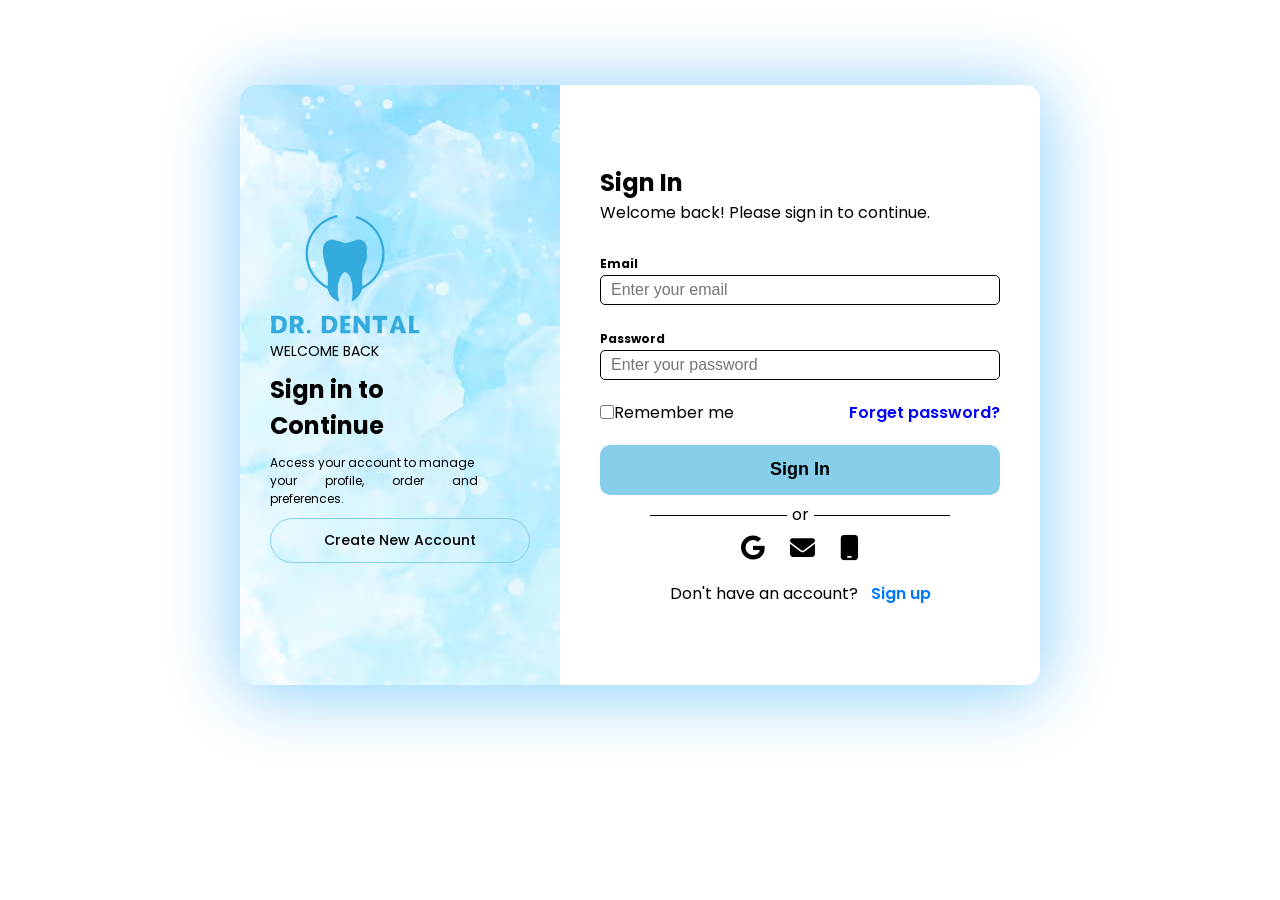
<file: form.html>
<!doctype html>
<html lang="en">
  <head>
    <meta charset="UTF-8" />
    <meta name="viewport" content="width=device-width, initial-scale=1.0" />
    <title>Document</title>
    <link rel="stylesheet" href="form.css" />
    <link
      rel="stylesheet"
      href="https://cdnjs.cloudflare.com/ajax/libs/font-awesome/6.5.1/css/all.min.css"
    />
    <link
      href="https://fonts.googleapis.com/css2?family=Poppins:wght@400;500;600&display=swap"
      rel="stylesheet"
    />
  </head>
  <body>

    <input type="radio" name="form-change" id="show-signin" checked>
    <input type="radio" name="form-change" id="show-signup">

    <!-- SIGN IN FORM -->

    <main class="auth-form auth-wrapper" id="SignIn-form">
      <section class="forms-section">
        <div class="forms-container">
          <div class="SignIn-content">
            <div class="SignIn-logo">
              <a href="index.html">
                <img src="assets/img/footer-logo.png" alt="" />
              </a>
            </div>

            <div class="left-content">
              <p class="left-1">WELCOME BACK</p>
              <h1>
                Sign in to <br />
                Continue
              </h1>
              <p class="left-2">
                Access your account to manage <br> your profile, order and
                preferences.
              </p>
              <div class="switch-btn">
                <label for="show-signup" >Create New Account</label>
              </div>
            </div>
          </div>

          <div class="SignIn-form">
            <form action="./php" method="post">
              <header>
                <h1>Sign In</h1>
                <p>Welcome back! Please sign in to continue.</p>
              </header>

              <fieldset>
                <div class="input-group">
                  <label for="email">Email</label><br />
                  <input
                    type="email"
                    id="email"
                    name="email"
                    placeholder="Enter your email"
                    required
                  />
                </div>
                <div class="input-group">
                  <label for="password">Password</label><br />
                  <input
                    type="password"
                    id="password"
                    name="password"
                    placeholder="Enter your password"
                    required
                  />
                </div>
                <div class="more-option">
                  <label for="remember">
                    <input type="checkbox" name="remember" id="remember" />
                    <span>Remember me</span>
                  </label>
                  <a href="#" class="switch-link">Forget password?</a>
                </div>
                <div class="Submit-btn">
                  <button type="submit">Sign In</button>
                </div>
                <div class="divider-area">
                  <span><p>or</p></span>
                </div>
                <div class="icon-log">
                  <i class="fa-brands fa-google"></i>
                  <i class="fa-solid fa-envelope"></i>
                  <i class="fa-solid fa-mobile"></i>
                </div>
                <div class="other-option">
                  <p>Don't have an account? &nbsp;<label for="show-signup" class="switch-link">Sign up</label></p>
                </div>
              </fieldset>
            </form>
          </div>
        </div>
      </section>
    </main>

    <!-- SIGN UP FORM -->

    <main class="auth-form auth-wrapper" id="SignUp-form">
      <section class="forms-section">
        <div class="forms-container">
          <div class="SignUp-form">
            <form action="./action" method="post">
              <header>
                <h1>Sign Up</h1>
                <p>Create your account.It's quick and easy.</p>
              </header>

              <fieldset>
                <div class="input-container">
                  <div class="input-group">
                    <label for="name">Name</label><br>
                    <input
                      type="text"
                      id="name"
                      name="name"
                      placeholder="Enter your name"
                      required
                    />
                  </div>
                  <div class="input-group">
                    <label for="tel">Mobile</label><br>
                    <input
                      type="tel"
                      id="tel"
                      name="tel"
                      placeholder="Enter your mobile"
                      required
                    />
                  </div>
                </div>
                <div class="input-group">
                  <label for="email">Email</label><br>
                  <input
                    type="email"
                    id="email"
                    name="email"
                    placeholder="Enter your email"
                    required
                  />
                </div>
                <div class="input-group">
                  <label for="password">Password</label><br>
                  <input
                    type="text"
                    id="password"
                    name="password"
                    placeholder="Password"
                    required
                  />
                </div>
                <div class="input-group">
                  <label for="name">Confirm Password</label><br>
                  <input
                    type="text"
                    id="Confirm"
                    name="confirm"
                    placeholder="Confirm Password"
                    required
                  />
                </div>
                <div class="Submit-btn">
                  <button type="submit">Create Account</button>
                </div>
                <div class="divider-area">
                  <span><p>or</p></span>
                </div>
                <div class="icon-log">
                  <i class="fa-brands fa-google"></i>
                  <i class="fa-solid fa-envelope"></i>
                  <i class="fa-solid fa-mobile"></i>
                </div>
                <div class="other-option">
                  <p>Allready have an account? <label for="show-signin" class="switch-link">Sign In</label></p>
                </div>
              </fieldset>
              </div>

              <div class="SignUp-content">
                <div class="SignUp-logo">
                  <a href="index.html">
                <img src="assets/img/footer-logo.png" alt="" />
              </a>
                </div>

                <div class="right-content">
                  <p class="right-1">HELLO THERE</p>
                  <h1>
                    Create new account
                  </h1>
                  <p class="right-2">
                    Access your account to manage <br>your profile, order and
                    preferences.
                  </p>
                  <div class="switch-btn">
                    <label for="show-signin">I Have An Account</label>
                  </div>
                </div>
              </div>
            </form>
        </div>
      </section>
    </main>
  </body>
</html>
</file>
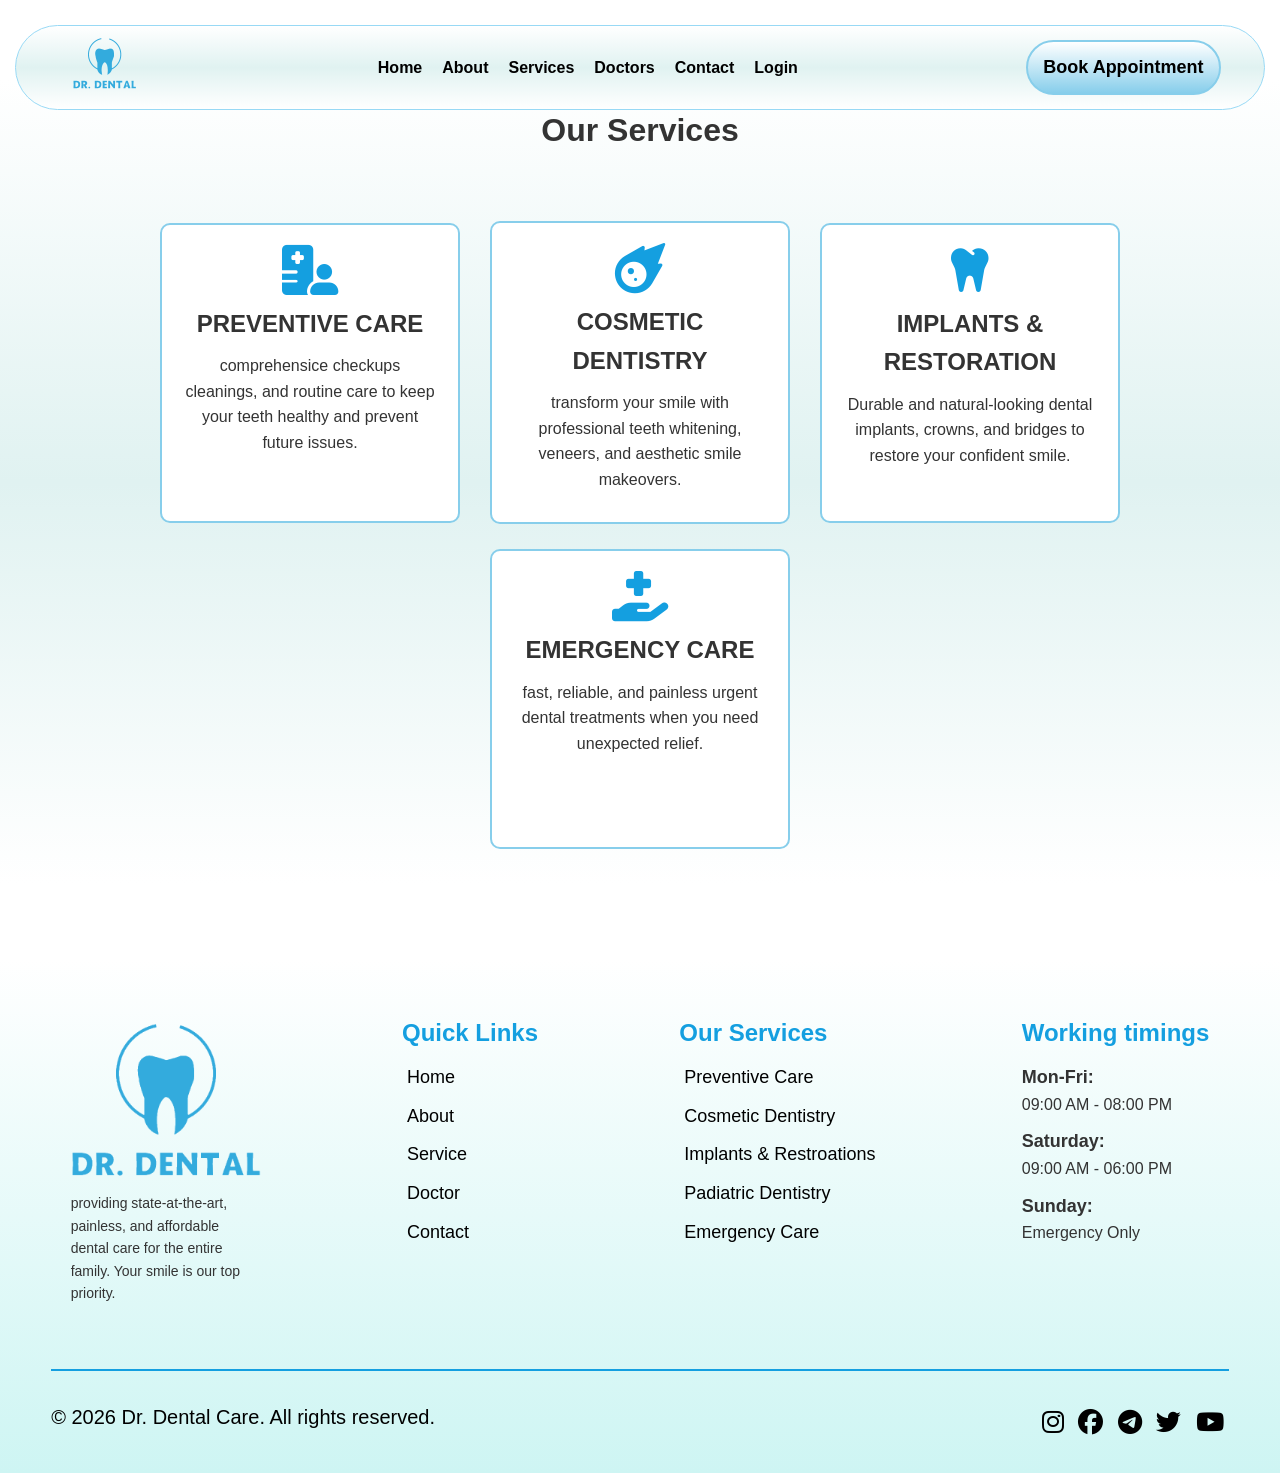
<file: services.html>
<!doctype html>
<html lang="en">
  <head>
    <meta charset="UTF-8" />
    <meta name="viewport" content="width=device-width, initial-scale=1.0" />
    <title>Dr.Dental</title>
    <link rel="stylesheet" href="style.css" />
    <link
      rel="stylesheet"
      href="https://cdnjs.cloudflare.com/ajax/libs/font-awesome/6.5.1/css/all.min.css"
    />
  </head>

  <body>
    <header>
      <div class="container">
        <nav class="navmenu">
          <div class="nav-logo">
            <img src="assets/img/main logo.png" alt="Dr.Dental" />
          </div>

          <input type="checkbox" id="menu-toggle" class="menu-toggle" />
          <label for="menu-toggle" class="hamburger" aria-label="Toggle menu">
            <span></span><span></span><span></span>
          </label>


          <ul class="menu-list">
            <li><a href="index.html">Home</a></li>
            <li><a href="about.html">About</a></li>
            <li><a href="services.html">Services</a></li>
            <li><a href="doctors.html">Doctors</a></li>
            <li><a href="contact.html">Contact</a></li>
            <li><a href="form.html">Login</a></li>
          </ul>

          <div class="booking-btn">
            <button>Book Appointment</button>
          </div>
        </nav>
      </div>
    </header>

    <main>
      <section class="Service-section">
        <div class="container">
          <div class="service">
            <div class="service-heading">
              <h1>Our Services</h1>
            </div>

            <div class="service-feature">
              <div class="feature-box">
                <div class="box-1">
                  <i class="fa-solid fa-hospital-user"></i>
                  <h2>PREVENTIVE CARE</h2>
                  <p>
                    comprehensice checkups cleanings, and routine care to keep
                    your teeth healthy and prevent future issues.
                  </p>
                </div>

                <div class="box-1">
                  <i class="fa-solid fa-meteor"></i>
                  <h2>COSMETIC DENTISTRY</h2>
                  <p>
                    transform your smile with professional teeth whitening,
                    veneers, and aesthetic smile makeovers.
                  </p>
                </div>

                <div class="box-1">
                  <i class="fa-solid fa-tooth"></i>
                  <h2>IMPLANTS & RESTORATION</h2>
                  <p>
                    Durable and natural-looking dental implants, crowns, and
                    bridges to restore your confident smile.
                  </p>
                </div>

                <div class="box-1">
                  <i class="fa-solid fa-hand-holding-medical"></i>
                  <h2>EMERGENCY CARE</h2>
                  <p>
                    fast, reliable, and painless urgent dental treatments when
                    you need unexpected relief.
                  </p>
                </div>
              </div>
            </div>
          </div>
        </div>
      </section>
    </main>

    <footer>
      <div class="container">
        <div class="footer-area">
          <div class="footer-content">
            <div class="div-one">
              <div class="footer-logo">
                <img src="assets/img/footer-logo.png" alt="" />
                <div class="paragrap">
                  <p>
                    providing state-at-the-art, painless, and affordable dental
                    care for the entire family. Your smile is our top priority.
                  </p>
                </div>
              </div>
            </div>

            <div class="div-two">
              <div class="footer-links">
                <h2>Quick Links</h2>

                <ul class="links">
                  <li><a href="index.html">Home</a></li>
                  <li><a href="about.html">About</a></li>
                  <li><a href="services.html">Service</a></li>
                  <li><a href="doctors.html">Doctor</a></li>
                  <li><a href="contact.html">Contact</a></li>
                </ul>
              </div>
            </div>

            <div class="div-three">
              <div class="footer-services">
                <h2>Our Services</h2>

                <ul class="services">
                  <li><a href="services.html">Preventive Care</a></li>
                  <li><a href="services.html">Cosmetic Dentistry</a></li>
                  <li><a href="services.html">Implants & Restroations</a></li>
                  <li><a href="services.html">Padiatric Dentistry</a></li>
                  <li><a href="services.html">Emergency Care</a></li>
                </ul>
              </div>
            </div>

            <div class="div-four">
              <div class="footer-Timings">
                <h2>Working timings</h2>

                <div class="timings">
                  <div class="time">
                    <h5>Mon-Fri:</h5>
                    <p>09:00 AM - 08:00 PM</p>
                  </div>
                  <div class="time">
                    <h5>Saturday:</h5>
                    <p>09:00 AM - 06:00 PM</p>
                  </div>
                  <div class="time">
                    <h5>Sunday:</h5>
                    <p>Emergency Only</p>
                  </div>
                </div>
              </div>
            </div>
          </div>

          <hr class="footer-divider" />

          <div class="footer-container">
            <div class="icon-container">
              <p>© 2026 Dr. Dental Care. All rights reserved.</p>

              <div class="social-media">
                <a href="https://www.instagram.com" target="_blank"><i class="fa-brands fa-instagram"></i></a>
                <a href="https://www.facebook.com" target="_blank"><i class="fa-brands fa-facebook"></i></a>
                <a href="https://web.telegram.org" target="_blank"><i class="fa-brands fa-telegram"></i></a>
                <a href="https://www.twitter.com" target="_blank"><i class="fa-brands fa-twitter"></i></a>
                <a href="https://www.youtube.com" target="_blank"><i class="fa-brands fa-youtube"></i></a>
              </div>
            </div>
          </div>
        </div>
      </div>
    </footer>
  </body>
</html>
</file>
<file: style.css>
* {
    margin: 0;
    padding: 0;
    box-sizing: border-box;
}

body {
    font-family: "Segoe UI", Tahoma, Geneva, Verdana, sans-serif;
    line-height: 1.6;
    color: #333333;
    background-color: #ffffff;
}

.About-us-Section,
.Service-section,
.Doctor-section,
.Contact-us-section {
    padding-top: 80px;
}

.container {
    width: 100%;
}

.navmenu {
    position: fixed;
    top: 25px;
    left: 0;
    right: 0;
    z-index: 1000;
    max-width: 1300px;
    width: 100%;
    display: flex;
    justify-content: space-between;
    align-items: center;
    margin: auto;
    padding-inline: 50px;
    background: linear-gradient(to bottom, #ffffff, #e0f2f1, #ffffff);
    border: 1px solid rgb(152, 217, 245);
    border-radius: 50px;
}

.nav-logo img {
    max-width: 100px;
    width: 100%;
}

.menu-list {
    display: flex;
    margin-left: 300px;
}

.menu-list li {
    list-style: none;
    margin: 5px;
}

.menu-list li a {
    text-decoration: none;
    color: black;
    font-weight: 700;
    padding: 5px;
}

.menu-list li a:hover {
    color: #87ceeb;
    text-decoration: overline;
}

.booking-btn {
    margin: 5px;
}

.booking-btn button {
    padding: 15px;
    border: 2px double #87ceeb;
    border-radius: 50px;
    font-family: "Segoe UI", Tahoma, Geneva, Verdana, sans-serif;
    font-size: 18px;
    font-weight: 700;
    color: #000000;
    background: linear-gradient(to bottom, white, skyblue);
    cursor: pointer;
}

.booking-btn button:hover {
    color: #000000;
    background: linear-gradient(to bottom, #ffffff, #e0f2f1, #ffffff);
}

.hero-section {
    position: relative;
    margin: 0 auto;
    max-width: 1380px;
}

.hero-img {
    width: 100%;
    height: 600px;
}

.hero-img img {
    width: 100%;
    height: 100%;
    /* display: block; */
}

.hero-content {
    position: absolute;
    top: 40%;
    left: 10%;
    width: 80%;
    max-width: 550px;
    color: #000000;
    z-index: 2;
}

.hero-content h1 {
    font-size: clamp(1rem, 2.5vw, 1.8rem);
    margin-bottom: 0.5rem;
}

.hero-content h2 {
    font-size: clamp(1.2rem, 3.5vw, 2.5rem);
    margin-bottom: 0.8rem;
    line-height: 1.2;
}

.hero-content p {
    font-size: clamp(0.85rem, 1.8vw, 1.1rem);
    margin-bottom: 1.2rem;
    line-height: 1.4;
}

.about-us {
    display: flex;
    justify-content: space-between;
    align-items: center;
    max-width: 1380px;
    width: 100%;
    margin: 0 auto;
    background: linear-gradient(to bottom, #ffffff, #e0f2f1, #ffffff);
}

.about-image {
    display: inline;
    justify-content: center;
    align-items: center;
}

.about-image img {
    display: flex;
    justify-content: center;
    align-items: center;
    border: 25px double skyblue;
    border-radius: 50%;
    width: 500px;
    margin: 50px;
}

.about-content {
    width: 50%;
    padding: 25px;
}

.about-heading h1 {
    font-size: 18px;
    color: #87ceeb;
    margin-bottom: 10px;
}

.p-1,
.p-2,
.p-3,
.p-4,
.learn-btn {
    margin-bottom: 10px;
    text-align: justify;
}

.p-1 {
    font-size: 30px;
    font-weight: 800;
}

.p-2,
.p-3,
.p-4 {
    font-weight: 500;
}

.learn-btn {
    font-size: 24px;
    font-weight: 600;
    text-decoration: none;
    color: #149fe0;
    border: 2px solid black;
    border-radius: 50px;
    padding: 10px;
    margin-top: 10px;
    background-color: #ffffff;
    text-align: center;
}

.learn-btn:hover {
    color: #000000;
    background: linear-gradient(to bottom, #149fe0, #ffffff);
}


/* ===== Why Choose Us ===== */
.Why-choose-section {
    padding-top: 60px;
}

.why-choose {
    max-width: 1380px;
    width: 100%;
    margin: 0 auto;
    padding: 25px 0 60px;
    background: linear-gradient(to bottom, #ffffff, #e0f2f1, #ffffff);
}

.why-heading {
    text-align: center;
    padding: 25px;
}

.why-heading h1 {
    font-size: 36px;
    margin-bottom: 10px;
}

.why-subtitle {
    font-size: 18px;
    font-weight: 500;
    color: #149fe0;
}

.why-cards {
    display: grid;
    grid-template-columns: repeat(3, 1fr);
    gap: 25px;
    max-width: 1200px;
    margin: 0 auto;
    padding: 25px;
}

.why-card {
    text-align: center;
    padding: 30px 20px;
    background-color: #ffffff;
    border: 2px solid skyblue;
    border-radius: 10px;
    transition: all 0.3s ease;
}

.why-card:hover {
    background: linear-gradient(to bottom, #ffffff, skyblue);
    transform: scale(1.05);
    box-shadow:
        0 20px 25px -5px rgba(0, 0, 0, 0.15),
        0 10px 10px -5px rgba(0, 0, 0, 0.04);
    cursor: pointer;
}

.why-icon {
    width: 80px;
    height: 80px;
    margin: 0 auto 15px;
    display: flex;
    justify-content: center;
    align-items: center;
    border: 3px double skyblue;
    border-radius: 50%;
    background-color: #e0f2f1;
}

.why-icon i {
    font-size: 32px;
    color: #149fe0;
    margin-bottom: 0;
}

.why-card h2 {
    font-size: 22px;
    color: #149fe0;
}

.why-card p {
    font-size: 15px;
    font-weight: 500;
}

/* Responsive */
@media (max-width: 992px) {
    .why-cards {
        grid-template-columns: repeat(2, 1fr);
    }
}

@media (max-width: 600px) {
    .why-cards {
        grid-template-columns: 1fr;
    }
}














.service {
    max-width: 1380px;
    width: 100%;
    margin: 0 auto;
    background: linear-gradient(to bottom, #ffffff, #e0f2f1, #ffffff);
}

.service-heading {
    display: flex;
    justify-content: center;
    align-items: center;
    margin: auto;
}

.service-heading h1 {
    padding: 25px;
}

.service-feature {
    margin-bottom: 75px;
}

.feature-box {
    display: flex;
    justify-content: space-evenly;
    align-items: center;
    margin: 0 auto;
    padding: 25px 0px;
    max-width: 1320px;
}

.box-1 {
    width: 300px;
    height: 300px;
    text-align: center;
    align-items: center;
    border: 2px solid skyblue;
    border-radius: 10px;
    margin: 15px;
    padding: 20px;
    background-color: white;
}

.box-1:hover {
    background: linear-gradient(to bottom, #ffffff, skyblue);
    transform: scale(1.05);
    box-shadow:
        0 20px 25px -5px rgba(0, 0, 0, 0.15),
        0 10px 10px -5px rgba(0, 0, 0, 0.04);
    cursor: pointer;
}

.box-1,
i,
h2,
p {
    margin-bottom: 10px;
}

.box-1 .fa-solid {
    font-size: 50px;
    color: #149fe0;
}

.doctor {
    max-width: 1380px;
    width: 100%;
    margin: 0px auto;
    background: linear-gradient(to bottom, #ffffff, #e0f2f1, #ffffff);
}

.doctor-heading {
    display: flex;
    justify-content: center;
    align-items: center;
    text-align: center;
}

.doctor-heading h1 {
    padding: 25px;
}

.doctor-detail {
    margin-bottom: 75px;
}

.doctor-doc {
    display: flex;
    justify-content: space-evenly;
    align-items: center;
    margin: 0 auto;
    width: 1200px;
    padding: 25px 0px;
}

.doc-1,
.doc-2,
.doc-3,
.doc-4 {
    max-width: 260px;
    width: 100%;
    border: 1px double skyblue;
    border-top-left-radius: 25px;
    border-top-right-radius: 25px;
    align-items: center;
    text-align: center;
    margin: 10px;
}

.doc-img {
    width: 100%;
}

.doc-img img {
    border-bottom: 2px double skyblue;
    border-top-left-radius: 25px;
    border-top-right-radius: 25px;
    width: 100%;
}

.doctor-detail h2 {
    color: #149fe0;
}

.contact-us {
    max-width: 1380px;
    width: 100%;
    margin: 0px auto;
    background: linear-gradient(to bottom, #ffffff, #e0f2f1, #ffffff);
}

.contact-heading {
    display: flex;
    justify-content: space-evenly;
    align-items: center;
    text-align: center;
}

.contact-heading h1 {
    padding: 25px;
}

.form-and-info {
    max-width: 1200px;
    width: 100%;
    display: flex;
    justify-content: space-evenly;
    align-items: center;
    text-align: center;
    padding-block: 25px;
    margin: 0 auto;
}

.contact-form {
    display: flex;
    justify-content: space-evenly;
    align-items: center;
    text-align: left;
    max-width: 600px;
    width: 50%;
    height: 100%;
}

.form {
    border-radius: 10px;
    padding: 25px;
    width: 75%;
    height: 100%;
    background-color: #ffffff;
    border: 2px solid skyblue;
}

.icon-input {
    display: flex;
    justify-content: space-between;
    align-items: center;
    text-align: center;
    gap: 15px;
    width: 100%;
    margin-block: 25px;
    border: 2px solid rgb(74, 225, 225);
    background-color: #ffffff;
    padding-left: 15px;
    border-radius: 15px;
}

.icon-input i {
    font-size: 25px;
    margin-bottom: 0px;
}

.icon-input input {
    border-radius: 15px;
    width: 500px;
    padding: 25px;
    border: none;
    outline: none;
}

.icon-input .fa-pen-clip {
    margin-bottom: 60px;
}

.icon-input textarea {
    border-radius: 15px;
    width: 500px;
    padding: 20px 20px 75px 20px;
    border: none;
    outline: none;
}

.message-btn button {
    background: #10b0f087;
    font-size: 20px;
    color: black;
    width: 100%;
    padding: 25px 15px;
    margin-bottom: 25px;
    border: none;
    border-radius: 10px;
}

.message-btn button:hover {
    background: linear-gradient(to bottom, #ffffff, #b5eeeb, #ffffff);
    font-size: 20px;
    font-weight: 600;
}

.more-info {
    display: flex;
    justify-content: space-evenly;
    align-items: center;
    text-align: left;
    max-width: 600px;
    width: 50%;
    height: 100%;
}

.info {
    display: flex;
    flex-direction: column;
    justify-content: space-between;
    margin: auto;
}

.info-item {
    display: flex;
    justify-content: flex-start;
    align-items: center;
    text-align: start;
    margin-block: 10px;
    border-radius: 15px;
    color: black;
    background-color: white;
    padding: 5px;
}

.info-icon i {
    padding: 10px;
    border-radius: 50px;
    color: #ffffff;
    background-color: lightskyblue;
    font-size: 25px;
    margin: 10px;
}

.info-heading h5 {
    font-size: 18px;
    color: #87ceeb;
}

.info-heading p {
    margin: auto;
}

.map-container iframe {
    border-radius: 15px;
}

.footer-area {
    max-width: 1380px;
    width: 100%;
    margin: 0 auto;
    background: linear-gradient(to bottom, #ffffff, #cef5f3);
}

.footer-content {
    display: flex;
    justify-content: space-around;
    align-items: start;
    margin: 0 auto;
    width: 100%;
    height: 100%;
}

.div-one,
.div-two,
.div-three,
.div-four {
    padding: 50px;
}

.footer-logo {
    width: 200px;
    padding: 5px;
}

.footer-logo img {
    object-fit: cover;
    object-position: left center;
    width: 100%;
}

.div-one p {
    font-size: 14px;
    width: 200px;
    text-align: left;
}

.footer-links {
    padding: 5px;
}

.footer-links h2 {
    color: #149fe0;
}

.links li {
    list-style: none;
    margin-block: 10px;
}

.links li a {
    text-decoration: none;
    color: black;
    font-size: 18px;
    font-weight: 500;
    padding: 5px;
}

.links li a:hover {
    color: black;
    border-radius: 10px 5px;
    background: linear-gradient(180deg, #fdfdfd 0%, #a9edf0 100%);
}

.footer-services {
    padding: 5px;
}

.footer-services h2 {
    color: #149fe0;
}

.services li {
    list-style: none;
    margin-block: 10px;
}

.services li a {
    text-decoration: none;
    color: black;
    font-size: 18px;
    font-weight: 500;
    padding: 5px;
}

.services li a:hover {
    color: black;
    border-radius: 10px 5px;
    background: linear-gradient(180deg, #fdfdfd 0%, #a9edf0 100%);
}

.footer-Timings {
    padding: 5px;
}

.footer-Timings h2 {
    color: #149fe0;
}

.time h5 {
    font-size: 18px;
}

.footer-divider {
    width: 1200px;
    height: 2px;
    border: none;
    background: #149fe0;
    margin: 0 auto;
}

.footer-container {
    max-width: 1380px;
    padding-block: 30px;
}

.icon-container {
    width: 1200px;
    display: flex;
    justify-content: space-between;
    align-items: center;
    margin: 0 auto;
}

.icon-container p {
    font-size: 20px;
    color: black;
}

.social-media a i {
    color: #000000;
    font-size: 25px;
    margin: 5px;
    cursor: pointer;
}

/* =====================================================
   RESPONSIVE: 200px se lekar bade screens (4K) tak
   Breakpoints: 1200 / 992 / 768 / 576 / 400 / 320 / 240
   ===================================================== */

/* ---------- Global safety ---------- */
html { scroll-behavior: smooth; }

body {
    min-width: 200px;
    overflow-x: hidden;
}

img,
iframe,
video {
    max-width: 100%;
}

h1, h2, h3, h4, h5, p, a, li {
    overflow-wrap: break-word;
}

/* ---------- Navbar (desktop fix) ---------- */
.navmenu {
    width: calc(100% - 30px);
    padding-inline: clamp(15px, 3vw, 50px);
}

.menu-list {
    margin: 0 auto;
    flex-wrap: wrap;
    justify-content: center;
}

/* ---------- Hero ---------- */
.hero-img img {
    display: block;
    object-fit: cover;
}

/* ---------- About ---------- */
.about-image {
    display: block;
    flex: 0 1 45%;
    padding: 30px;
}

.about-image img {
    display: block;
    width: 100%;
    max-width: 500px;
    aspect-ratio: 1 / 1;
    object-fit: cover;
    margin: 0 auto;
}

.about-content {
    flex: 1;
    width: auto;
}

.p-1 { font-size: clamp(1.15rem, 5vw, 1.875rem); }

.learn-btn {
    display: inline-block;
    font-size: clamp(1rem, 4vw, 1.5rem);
}

/* ---------- Headings ---------- */
.why-heading h1 { font-size: clamp(1.5rem, 6vw, 2.25rem); }
.why-subtitle { font-size: clamp(0.9rem, 3vw, 1.125rem); }
.why-card h2 { font-size: clamp(1.05rem, 4vw, 1.375rem); }

.service-heading h1,
.doctor-heading h1,
.contact-heading h1 {
    font-size: clamp(1.4rem, 6vw, 2rem);
}

/* ---------- Services ---------- */
.feature-box {
    flex-wrap: wrap;
    justify-content: center;
}

.box-1 {
    max-width: 100%;
    height: auto;
    min-height: 300px;
}

/* ---------- Doctors ---------- */
.doctor-doc {
    flex-wrap: wrap;
    width: 100%;
    max-width: 1200px;
}

/* ---------- Contact ---------- */
.icon-input input,
.icon-input textarea {
    flex: 1;
    width: 100%;
    min-width: 0;
}

.message-btn button { font-size: clamp(1rem, 3.5vw, 1.25rem); }

.info-heading { min-width: 0; }
.info-heading p { overflow-wrap: anywhere; }

.map-container iframe {
    width: 100%;
    height: 250px;
}

/* ---------- Footer ---------- */
.footer-content { flex-wrap: wrap; }

.footer-divider { width: min(1200px, 92%); }

.icon-container {
    width: min(1200px, 92%);
    flex-wrap: wrap;
    gap: 10px;
}

.icon-container p { font-size: clamp(0.85rem, 2.5vw, 1.25rem); }

.div-one p { max-width: 100%; }

/* Touch devices: hover zoom band (horizontal scroll se bachne ke liye) */
@media (hover: none) {
    .why-card:hover,
    .box-1:hover {
        transform: none;
    }
}

/* ---------- Extra large screens ---------- */
@media (min-width: 1600px) {
    .navmenu { max-width: 1400px; }
    .hero-section,
    .about-us,
    .why-choose,
    .service,
    .doctor,
    .contact-us,
    .footer-area { max-width: 1500px; }
}

/* ---------- Laptop small (<= 1200px) ---------- */
@media (max-width: 1200px) {
    .why-cards { max-width: 100%; }
    .feature-box { max-width: 100%; padding-inline: 10px; }
    .box-1 { width: 260px; }
    .div-one,
    .div-two,
    .div-three,
    .div-four { padding: 35px 25px; }
}

/* ---------- Tablet landscape (<= 992px) ---------- */
@media (max-width: 992px) {
    .About-us-Section,
    .Service-section,
    .Doctor-section,
    .Contact-us-section { padding-top: 20px; }

    .Why-choose-section { padding-top: 30px; }

    /* Navbar: normal flow, logo + button upar, menu neeche */
    .navmenu {
        position: relative;
        top: auto;
        left: auto;
        right: auto;
        margin: 12px auto 0;
        padding: 8px 20px;
        flex-wrap: wrap;
        justify-content: space-between;
        border-radius: 30px;
    }

    .nav-logo { order: 1; }
    .booking-btn { order: 2; }

    .menu-list {
        order: 3;
        width: 100%;
        margin: 0 0 6px;
    }

    .hero-img { height: 480px; }

    /* About */
    .about-us {
        flex-direction: column;
        text-align: center;
    }

    .about-image { flex: none; width: 100%; padding: 25px 25px 0; }
    .about-content { width: 100%; padding: 10px 25px 30px; }

    /* Doctors */
    .doctor-doc { justify-content: center; }

    /* Contact */
    .form-and-info {
        flex-direction: column;
        gap: 25px;
        padding-inline: 15px;
    }

    .contact-form,
    .more-info {
        width: 100%;
        max-width: 600px;
    }

    .form { width: 100%; }
    .info { width: 100%; }

    /* Footer 2 x 2 */
    .div-one,
    .div-two,
    .div-three,
    .div-four {
        flex: 1 1 40%;
        padding: 30px 25px;
    }
}

/* ---------- Tablet portrait (<= 768px) ---------- */
@media (max-width: 768px) {
    .hero-img { height: 400px; }

    .menu-list li a { font-size: 15px; }

    .booking-btn button {
        font-size: 16px;
        padding: 12px 18px;
    }

    .service-feature,
    .doctor-detail { margin-bottom: 40px; }

    .box-1 { width: 280px; min-height: 280px; }

    .why-cards { padding: 15px; gap: 18px; }
}

/* ---------- Mobile (<= 576px) ---------- */
@media (max-width: 576px) {
    .navmenu { padding: 8px 14px; }
    .nav-logo img { max-width: 80px; }

    .booking-btn button {
        font-size: 14px;
        padding: 10px 14px;
    }

    .menu-list li { margin: 2px; }
    .menu-list li a { font-size: 14px; padding: 4px; }

    /* Hero: text image par readable rahe */
    .hero-img { height: 340px; }

    .hero-content {
        top: 50%;
        left: 5%;
        width: 90%;
        transform: translateY(-50%);
        padding: 12px;
        background: rgba(255, 255, 255, 0.75);
        border-radius: 12px;
    }

    .about-image { padding: 20px 20px 0; }
    .about-image img { border-width: 12px; }
    .about-content { padding: 10px 18px 25px; }

    .p-1,
    .p-2,
    .p-3,
    .p-4 { text-align: left; }

    .why-cards { grid-template-columns: 1fr; padding: 12px; }
    .why-card { padding: 22px 15px; }
    .why-icon { width: 65px; height: 65px; }
    .why-icon i { font-size: 26px; }

    .box-1 { width: 100%; max-width: 340px; min-height: 0; margin: 10px 0; }

    .doc-1,
    .doc-2,
    .doc-3,
    .doc-4 { max-width: 300px; margin: 10px auto; }

    .form { padding: 18px; }
    .icon-input { gap: 10px; padding-left: 12px; margin-block: 18px; }
    .icon-input i { font-size: 20px; }
    .icon-input input { padding: 18px 12px; }
    .icon-input textarea { padding: 15px 12px 60px; }

    .icon-input .fa-pen-clip {
        margin-bottom: 0;
        align-self: flex-start;
        margin-top: 18px;
    }

    .message-btn button { padding: 18px 12px; }
    .map-container iframe { height: 220px; }

    /* Footer 1 column, center */
    .footer-content { flex-direction: column; align-items: center; }

    .div-one,
    .div-two,
    .div-three,
    .div-four {
        flex: none;
        width: 100%;
        padding: 20px;
        text-align: center;
    }

    .footer-logo { margin: 0 auto; }
    .div-one p { margin: 0 auto; text-align: center; }
    .links li a,
    .services li a { font-size: 16px; }

    .icon-container {
        flex-direction: column;
        text-align: center;
        gap: 12px;
    }

    .footer-container { padding-block: 20px; }
}

/* ---------- Small mobile (<= 400px) ---------- */
@media (max-width: 400px) {
    .hero-img { height: 300px; }
    .hero-content { padding: 8px; }
    .hero-content p { font-size: 0.8rem; margin-bottom: 0.6rem; }

    .about-image img { border-width: 8px; }
    .learn-btn { padding: 8px 14px; }

    .why-heading { padding: 15px 10px; }
    .why-card p { font-size: 14px; }

    .info-icon i { font-size: 18px; padding: 8px; margin: 6px; }
    .info-heading h5 { font-size: 16px; }
    .info-heading p { font-size: 14px; }

    .form { padding: 14px; }
    .social-media a i { font-size: 22px; }
}

/* ---------- Very small (<= 320px) ---------- */
@media (max-width: 320px) {
    .navmenu { padding: 6px 10px; margin-top: 8px; }
    .nav-logo img { max-width: 65px; }

    .booking-btn button {
        font-size: 12px;
        padding: 8px 10px;
    }

    .menu-list li a { font-size: 12px; padding: 3px; }

    .hero-img { height: 270px; }
    .hero-content h1 { font-size: 0.9rem; }
    .hero-content h2 { font-size: 1.05rem; }
    .hero-content p { font-size: 0.72rem; }

    .about-image { padding: 15px 12px 0; }
    .about-content { padding: 10px 12px 20px; }

    .why-cards,
    .feature-box { padding-inline: 8px; }

    .box-1 { padding: 14px; }
    .box-1 .fa-solid { font-size: 38px; }

    .doc-1,
    .doc-2,
    .doc-3,
    .doc-4 { max-width: 100%; }

    .form { padding: 10px; }
    .icon-input i { font-size: 16px; }
    .icon-input input,
    .icon-input textarea { font-size: 13px; }

    .map-container iframe { height: 180px; }

    .div-one,
    .div-two,
    .div-three,
    .div-four { padding: 15px 10px; }

    .links li a,
    .services li a { font-size: 14px; }

    .icon-container p { font-size: 0.8rem; }
    .social-media a i { font-size: 20px; margin: 3px; }
}

/* ---------- Tiny (<= 240px, 200px tak) ---------- */
@media (max-width: 240px) {
    .navmenu { border-radius: 18px; padding: 5px 6px; }
    .nav-logo img { max-width: 52px; }

    .booking-btn { margin: 2px; }
    .booking-btn button { font-size: 10px; padding: 6px 8px; }

    .menu-list li { margin: 1px; }
    .menu-list li a { font-size: 11px; padding: 2px; }

    .hero-img { height: 240px; }
    .hero-content { padding: 6px; left: 3%; width: 94%; }
    .hero-content p { display: none; }

    .about-image img { border-width: 5px; }
    .p-2, .p-3, .p-4 { font-size: 13px; }

    .why-card { padding: 15px 8px; }
    .why-icon { width: 52px; height: 52px; }
    .why-icon i { font-size: 20px; }
    .why-card p { font-size: 12px; }

    .box-1 h2 { font-size: 1rem; }
    .box-1 p { font-size: 13px; }

    .info-item { padding: 2px; }
    .info-icon i { font-size: 14px; padding: 6px; margin: 3px; }
    .info-heading h5 { font-size: 14px; }
    .info-heading p { font-size: 12px; }

    .message-btn button { font-size: 0.9rem; padding: 14px 8px; }

    .footer-logo { width: 140px; }
    .social-media a i { font-size: 18px; margin: 2px; }
}


/* =====================================================
   HAMBURGER MENU (CSS-only, <= 992px)
   Order: Logo | Hamburger | Book Appointment
   ===================================================== */
.menu-toggle {
    position: absolute;
    opacity: 0;
    pointer-events: none;
}

.hamburger { display: none; }

@media (max-width: 992px) {
    .navmenu {
        align-items: center;
        --bar-gap: 7px;
        --ham-size: 25px;
    }

    .nav-logo { order: 1; }

    .hamburger {
        order: 2;
        display: flex;
        flex-direction: column;
        justify-content: center;
        gap: var(--bar-gap);
        flex-shrink: 0;
        width: var(--ham-size);
        height: var(--ham-size);
    }

    .hamburger span {
        display: block;
        width: 100%;
        height: 3px;
        border-radius: 3px;
        background: #000000;
        transition: transform 0.3s ease, opacity 0.3s ease;
    }

    .menu-toggle:focus-visible + .hamburger {
        outline: 2px solid #149fe0;
        outline-offset: 2px;
    }

    .menu-toggle:checked + .hamburger span:nth-child(1) {
        transform: translateY(calc(var(--bar-gap) + 3px)) rotate(45deg);
    }

    .menu-toggle:checked + .hamburger span:nth-child(2) {
        opacity: 0;
    }

    .menu-toggle:checked + .hamburger span:nth-child(3) {
        transform: translateY(calc(-1 * (var(--bar-gap) + 3px))) rotate(-45deg);
    }

    .booking-btn { order: 3; }

    /* Menu: band, khulne par vertical list */
    .menu-list {
        order: 4;
        flex-direction: column;
        align-items: stretch;
        width: 100%;
        max-height: 0;
        margin: 0;
        overflow: hidden;
        transition: max-height 0.4s ease;
    }

    .menu-toggle:checked ~ .menu-list {
        max-height: 420px;
        margin-bottom: 8px;
    }

    .menu-list li {
        width: 100%;
        margin: 2px 0;
        text-align: center;
    }

    .menu-list li a {
        display: block;
        padding: 10px;
        border-radius: 12px;
    }
}

@media (max-width: 320px) {
    .navmenu {
        --ham-size: 34px;
        --bar-gap: 4px;
        width: calc(100% - 16px);
    }
}

@media (max-width: 240px) {
    .navmenu {
        --ham-size: 28px;
        --bar-gap: 3px;
    }

    .hamburger span { height: 2px; }

    .menu-toggle:checked + .hamburger span:nth-child(1) {
        transform: translateY(calc(var(--bar-gap) + 2px)) rotate(45deg);
    }

    .menu-toggle:checked + .hamburger span:nth-child(3) {
        transform: translateY(calc(-1 * (var(--bar-gap) + 2px))) rotate(-45deg);
    }

    .booking-btn button {
        max-width: 72px;
        white-space: normal;
        line-height: 1.2;
    }
}
</file>
<file: form.css>
* {
    margin: 0%;
    padding: 0%;
    box-sizing: border-box;
}

body {
    font-family: "Poppins", sans-serif;
    font-size: 16px;
    background-color: #ffffff;
    color: #000000;
}

.auth-form {
    margin-top: 75px;
}

#show-signin,
#show-signup {
    display: none;
}

#SignIn-form {
    display: block;
}

#SignUp-form {
    display: none;
}

#show-signup:checked~#SignIn-form {
    display: none;
}

#show-signup:checked~#SignUp-form {
    display: block;
}

#show-signin:checked~#SignIn-form {
    display: block;
}

#show-signin:checked~#SignUp-form {
    display: none;
}

.switch-btn,
.switch-link {
    cursor: pointer;
}

.forms-section {
    display: flex;
    justify-content: center;
    align-items: center;
    max-width: 800px;
    width: 100%;
    margin: auto;
}

.forms-container {
    width: 100%;
    height: 600px;
    display: flex;
    justify-content: center;
    align-items: center;
    margin: 0 auto;
    border-radius: 15px;
    box-shadow: 0 5px 75px 2px lightskyblue;
}

.SignIn-content {
    display: flex;
    flex-direction: column;
    justify-content: center;
    align-items: center;
    background-image: url(assets/img/form-image);
    width: 40%;
    height: 100%;
    line-height: 1.5;
    margin: auto;
    padding: 25px;
    border-top-left-radius: 15px;
    border-bottom-left-radius: 15px;
}

.SignIn-logo {
    display: flex;
    justify-content: left;
    align-items: center;
    width: 100%;
}

.SignIn-logo img {
    display: block;
    width: 150px;
}

.left-content {
    width: 100%;
    display: flex;
    flex-direction: column;
    justify-content: space-between;
    align-items: left;
    text-align: left;
    gap: 10px;
}

.left-1 {
    font-size: 14px;
}

.left-2 {
    width: 80%;
    font-size: 12px;
    text-align: justify;
}

.switch-btn {
    display: inline-flex;
    justify-content: center;
    align-items: center;
    padding: 12px 25px;
    min-width: 180px;
    height: 45px;
    border: 1px solid skyblue;
    border-radius: 50px;
    background: transparent;
    font-size: 14px;
    font-weight: 500;
    cursor: pointer;
    transition: all 0.3s ease;
}

.switch-btn:hover {
    background-color: skyblue;
    color: white;
    transform: translateY(-2px);
    box-shadow: 0 5px 15px rgba(135, 206, 235, 0.4);
}

.switch-btn:active {
    transform: translateY(0);
}


.SignIn-form {
    display: flex;
    justify-content: center;
    align-items: center;
    width: 60%;
    height: 100%;
    padding: 25px;
    margin: auto;
}

.SignIn-form form {
    display: flex;
    flex-direction: column;
    justify-content: center;
    align-items: start;
    gap: 25px;
    width: 100%;
    margin: 10px;
}

fieldset {
    display: flex;
    flex-direction: column;
    justify-content: center;
    align-items: start;
    gap: 20px;
    border: none;
    width: 100%;
}

.input-group {
    width: 100%;
}

.input-group label {
    font-size: 12px;
    font-weight: bold;
}

.input-group input {
    width: 100%;
    height: 30px;
    font-size: 16px;
    padding-inline: 10px;
    border-radius: 5px;
    border: 1px solid black;
    outline: none;
}

.more-option {
    width: 100%;
    display: flex;
    justify-content: space-between;
    align-items: center;
}

.more-option label {
    display: flex;
    justify-content: space-between;
    align-items: center;
}

.more-option input {
    width: 14px;
    height: 14px;
}

.more-option a {
    text-decoration: none;
    color: blue;
}

.Submit-btn {
    width: 100%;
}

.Submit-btn button {
    width: 100%;
    height: 50px;
    font-size: 18px;
    font-weight: 600;
    background-color: skyblue;
    border: none;
    border-radius: 10px;
    outline: none;
}

.divider-area {
    width: 100%;
    display: flex;
    justify-content: center;
    align-items: center;
}

.divider-area span {
    display: flex;
    justify-content: center;
    align-items: center;
    border-bottom: 1px solid black;
    width: 75%;
    height: 1px;
}

span p {
    background-color: white;
    padding-inline: 5px;
}

.icon-log {
    display: flex;
    justify-content: center;
    gap: 25px;
    align-items: center;
    width: 100%;
    font-size: 25px;
}

.other-option {
    width: 100%;
    display: flex;
    justify-content: center;
    align-items: center;
}

.switch-link {
    display: inline-block;
    margin-left: 5px;
    color: #0077ff;
    font-weight: 600;
    cursor: pointer;
    text-decoration: none;
    transition: color 0.3s ease, transform 0.3s ease;
}

.switch-link:hover {
    color: #0056c7;
    text-decoration: underline;
}








.SignUp-form {
    display: flex;
    justify-content: center;
    align-items: center;
    width: 60%;
    height: 100%;
    padding: 25px;
    margin: auto;
}

.SignUp-form form {
    display: flex;
    flex-direction: column;
    justify-content: center;
    align-items: start;
    gap: 25px;
    width: 100%;
    margin: 10px;
}

.input-container {
    display: flex;
    gap: 10px;
}

.SignUp-content {
    display: flex;
    flex-direction: column;
    justify-content: center;
    align-items: center;
    text-align: right;
    background-image: url(assets/img/form-image);
    width: 40%;
    height: 100%;
    line-height: 1.5;
    margin: auto;
    padding: 25px;
    border-top-right-radius: 15px;
    border-bottom-right-radius: 15px;
}

.SignUp-logo {
    display: flex;
    justify-content: right;
    align-items: center;
    width: 100%;
}

.SignUp-logo img {
    display: block;
    width: 150px;
}

.right-content {
    width: 100%;
    display: flex;
    flex-direction: column;
    justify-content: space-between;
    gap: 10px;
}

.right-1 {
    width: 100%;
    font-size: 14px;
}

.right-2 {
    width: 100%;
    font-size: 12px;
}

.SignUp-btn {
    display: flex;
    justify-content: flex-end;
    align-items: center;
}

.SignUp-btn button {
    background: transparent;
    padding: 20px 15px;
    width: 65%;
    border-radius: 50px;
    border: 1px solid skyblue;
    outline: none;
}

/* =====================================================
   RESPONSIVE: 200px se lekar bade screens tak
   Breakpoints: 768 / 576 / 400 / 320 / 240
   ===================================================== */

body {
    min-width: 200px;
    padding: 10px;
    overflow-x: hidden;
}

img { max-width: 100%; }

h1, h2, p, label, a { overflow-wrap: break-word; }

/* fieldset ka default min-width form ko bahar nikalta hai */
fieldset { min-width: 0; }

.forms-container {
    height: auto;
    min-height: 600px;
}

.input-container .input-group { min-width: 0; }

.switch-btn { max-width: 100%; }

.more-option {
    flex-wrap: wrap;
    gap: 8px;
}

/* ---------- Tablet / Mobile (<= 768px): stacked layout ---------- */
@media (max-width: 768px) {
    .auth-form { margin-top: 10px; }

    .forms-container {
        flex-direction: column;
        min-height: 0;
        box-shadow: 0 5px 30px 2px lightskyblue;
    }

    /* Blue panel upar, form neeche (Sign Up me bhi) */
    .SignUp-content { order: -1; }

    .SignIn-content,
    .SignUp-content {
        width: 100%;
        height: auto;
        margin: 0;
        padding: 25px 20px;
        text-align: center;
        border-radius: 15px 15px 0 0;
    }

    .SignIn-form,
    .SignUp-form {
        width: 100%;
        height: auto;
        margin: 0;
        padding: 20px;
    }

    .SignIn-form form,
    .SignUp-form form { margin: 0; }

    .SignIn-logo,
    .SignUp-logo { justify-content: center; }

    .left-content,
    .right-content {
        align-items: center;
        text-align: center;
    }

    .left-2,
    .right-2 {
        width: 100%;
        text-align: center;
    }

    .switch-btn {
        min-width: 0;
        width: 100%;
        max-width: 240px;
    }

    .input-group input { height: 40px; }
}

/* ---------- Mobile (<= 576px) ---------- */
@media (max-width: 576px) {
    .input-container {
        flex-direction: column;
        width: 100%;
    }

    .SignIn-form,
    .SignUp-form { padding: 16px; }

    .SignIn-logo img,
    .SignUp-logo img { width: 110px; }

    .Submit-btn button { height: 46px; font-size: 16px; }

    .icon-log { gap: 20px; font-size: 22px; }
}

/* ---------- Small mobile (<= 400px) ---------- */
@media (max-width: 400px) {
    body { padding: 6px; }

    .SignIn-content,
    .SignUp-content { padding: 18px 14px; }

    .SignIn-form,
    .SignUp-form { padding: 12px; }

    h1 { font-size: 1.5rem; }
    .left-1, .right-1 { font-size: 12px; }

    .SignIn-form form,
    .SignUp-form form,
    fieldset { gap: 16px; }
}

/* ---------- Very small (<= 320px) ---------- */
@media (max-width: 320px) {
    h1 { font-size: 1.3rem; }

    .SignIn-logo img,
    .SignUp-logo img { width: 90px; }

    .input-group label { font-size: 11px; }
    .input-group input { height: 38px; font-size: 14px; }

    .switch-btn {
        height: auto;
        padding: 10px 14px;
        font-size: 12px;
    }

    .Submit-btn button { height: 42px; font-size: 15px; }
    .icon-log { gap: 14px; font-size: 20px; }
}

/* ---------- Tiny (<= 240px, 200px tak) ---------- */
@media (max-width: 240px) {
    body { padding: 3px; }

    .forms-container { border-radius: 10px; }

    .SignIn-content,
    .SignUp-content {
        padding: 12px 8px;
        border-radius: 10px 10px 0 0;
    }

    .SignIn-form,
    .SignUp-form { padding: 8px; }

    h1 { font-size: 1.1rem; }
    .left-2, .right-2 { font-size: 10px; }
    .more-option { font-size: 11px; }

    .divider-area span { width: 90%; }
}


/* =====================================================
   FIX: blue image panel poori height le (white card ke barabar)
   + dono panels me same margin/padding
   ===================================================== */
.forms-container {
    align-items: stretch;
    overflow: hidden;
}

.SignIn-content,
.SignUp-content,
.SignIn-form,
.SignUp-form {
    height: auto;
    margin: 0;
    align-self: stretch;
}

/* Desktop / tablet landscape: side by side */
.SignIn-content,
.SignUp-content { padding: 30px; }

.SignIn-form,
.SignUp-form { padding: 30px; }

/* Stacked layouts: padding dobara set (upar wali base rule ko override) */
@media (max-width: 768px) {
    .SignIn-content,
    .SignUp-content {
        width: 100%;
        padding: 28px 20px;
    }

    .SignIn-form,
    .SignUp-form {
        width: 100%;
        padding: 24px 20px;
    }
}

@media (max-width: 576px) {
    .SignIn-content,
    .SignUp-content { padding: 22px 16px; }

    .SignIn-form,
    .SignUp-form { padding: 20px 16px; }
}

@media (max-width: 400px) {
    .SignIn-content,
    .SignUp-content { padding: 18px 14px; }

    .SignIn-form,
    .SignUp-form { padding: 16px 14px; }
}

@media (max-width: 240px) {
    .SignIn-content,
    .SignUp-content { padding: 12px 8px; }

    .SignIn-form,
    .SignUp-form { padding: 10px 8px; }
}
</file>
